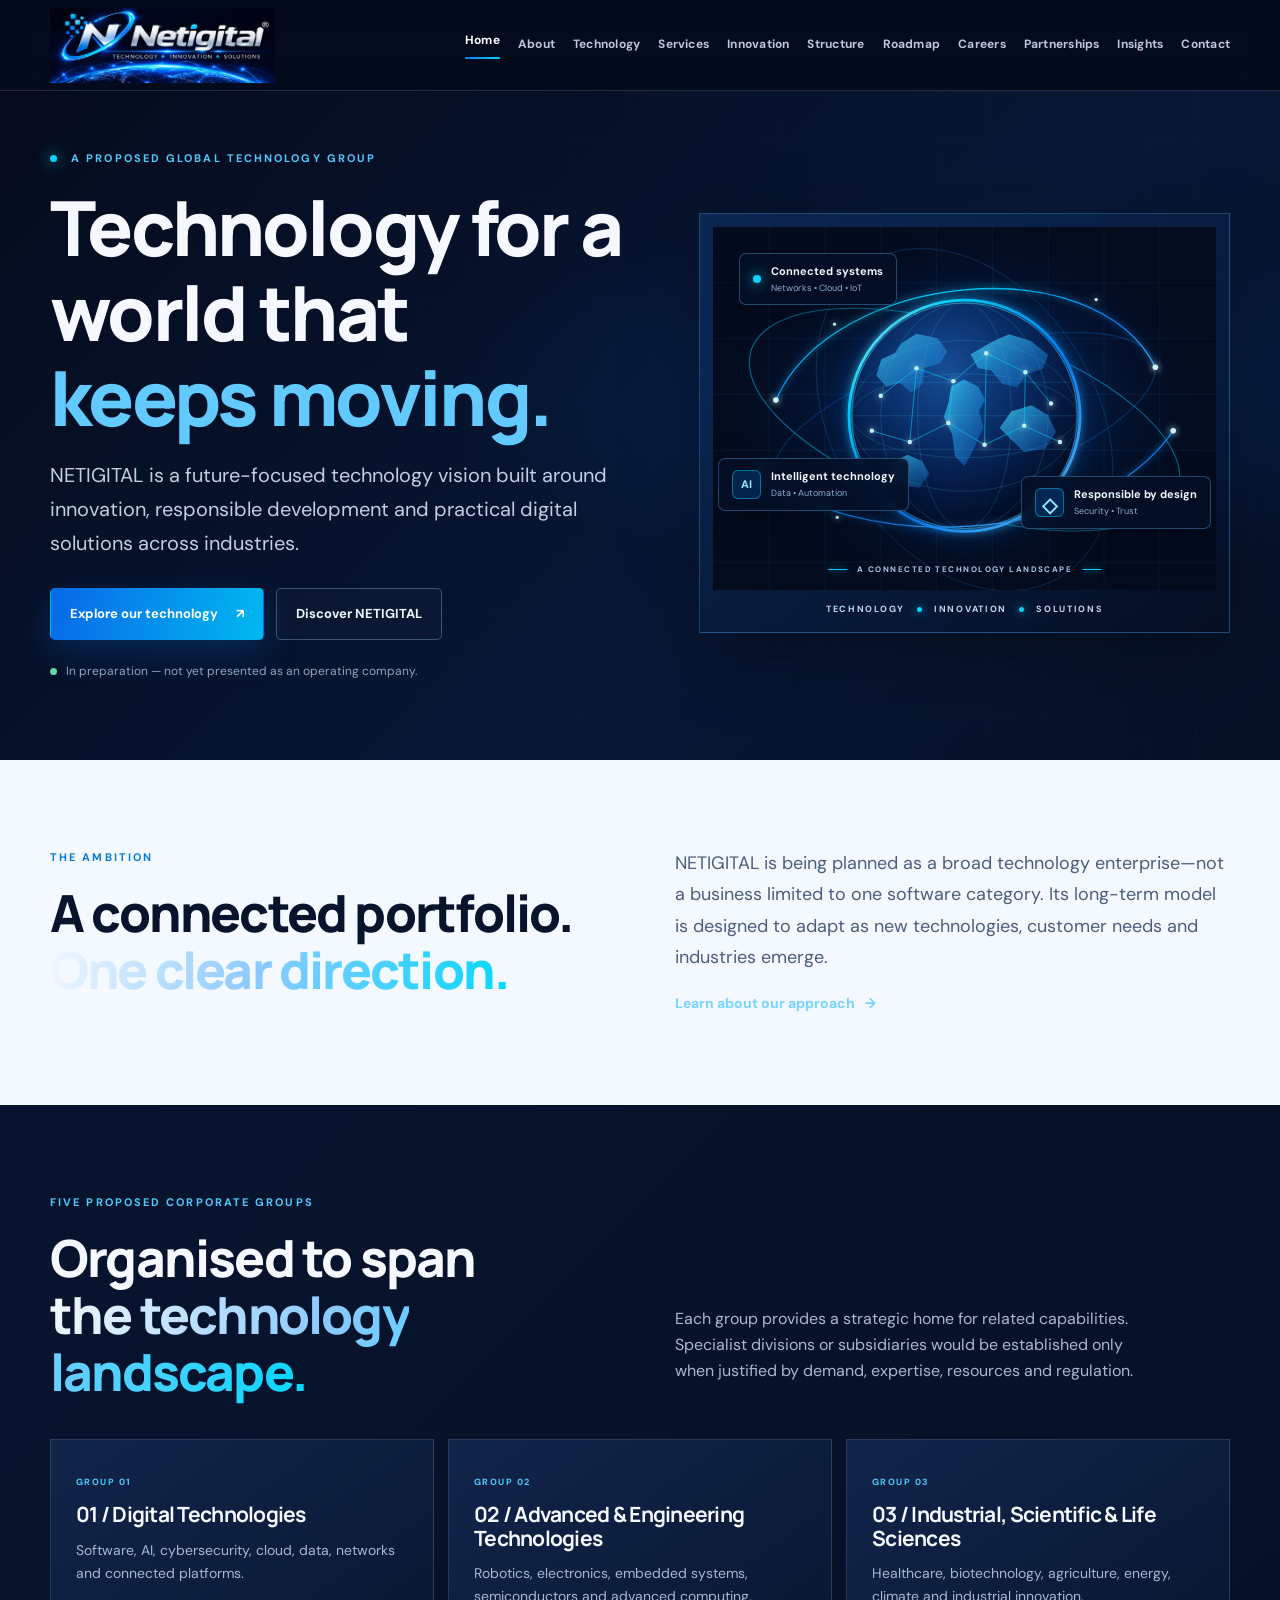
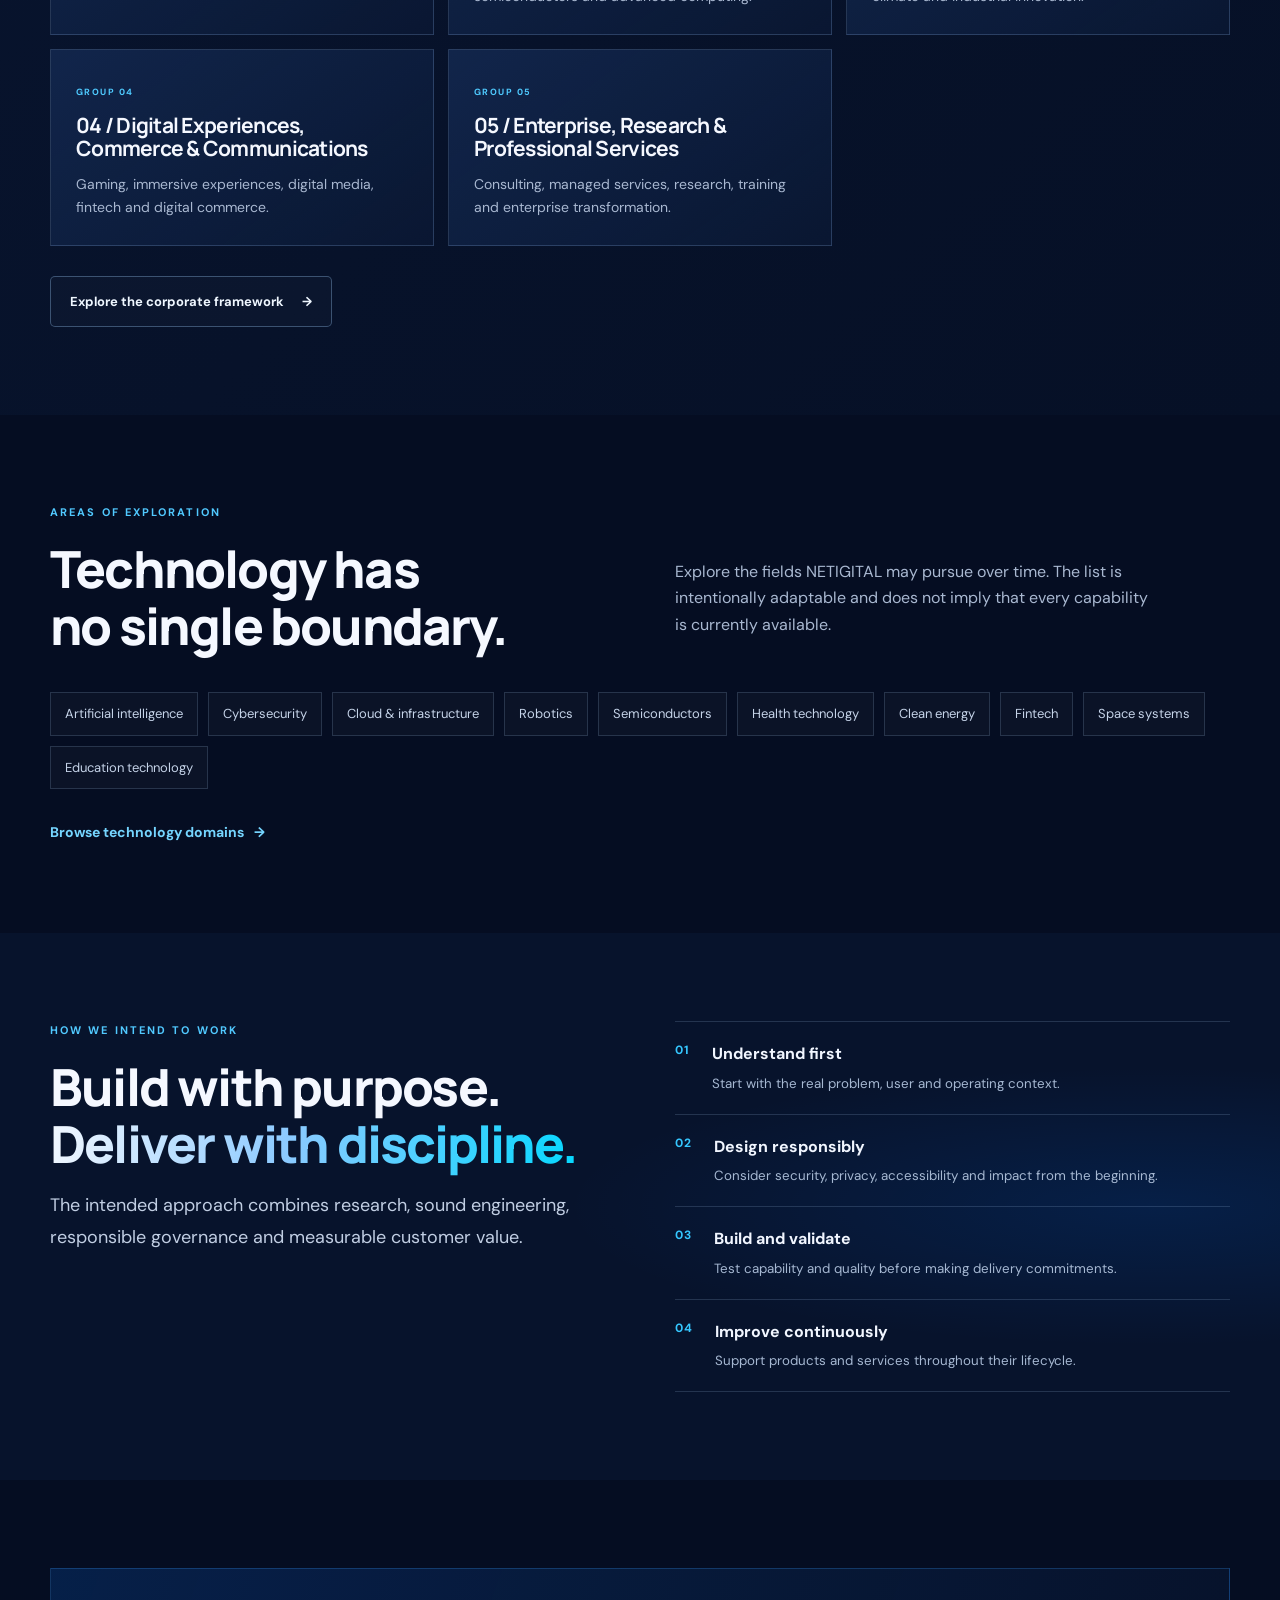
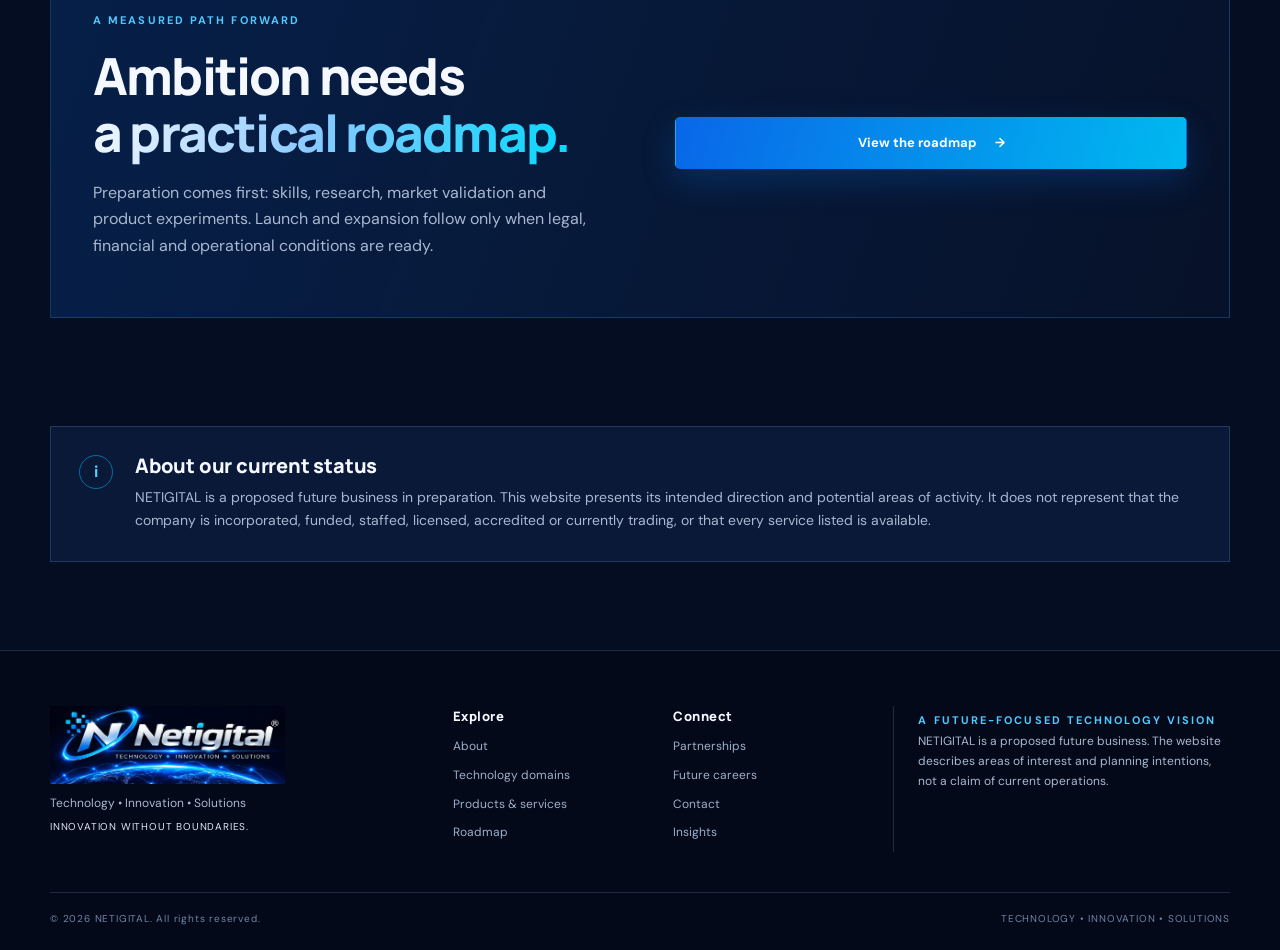
<file: index.html>
<!doctype html>
<html lang="en"><head><meta charset="utf-8"><meta name="viewport" content="width=device-width, initial-scale=1">
<title>Global Technology, Innovation &amp; Digital Solutions | NETIGITAL</title><meta name="description" content="Explore NETIGITAL, a proposed future technology group spanning digital, advanced, industrial, creative and enterprise technology."><meta name="theme-color" content="#050d22">
<meta property="og:type" content="website"><meta property="og:title" content="Global Technology, Innovation &amp; Digital Solutions | NETIGITAL"><meta property="og:description" content="Explore NETIGITAL, a proposed future technology group spanning digital, advanced, industrial, creative and enterprise technology."><meta property="og:image" content="https://olaoluwa456.github.io/Netigit/assets/netigital-main-logo.jpg"><meta property="og:url" content="https://olaoluwa456.github.io/Netigit/"><link rel="canonical" href="https://olaoluwa456.github.io/Netigit/">
<link rel="icon" href="assets/favicon.svg" type="image/svg+xml"><link rel="stylesheet" href="assets/styles.css"><script src="assets/site.js" defer></script></head>
<body><a class="skip-link" href="#main">Skip to content</a>
<header class="site-header"><div class="container header-inner">
  <a class="brand" href="index.html" aria-label="NETIGITAL home"><img src="assets/netigital-main-logo.jpg" alt="NETIGITAL — Technology, Innovation, Solutions"></a>
  <button class="menu-toggle" type="button" aria-expanded="false" aria-controls="primary-nav" aria-label="Open navigation"><span></span><span></span><span></span></button>
  <nav id="primary-nav" class="primary-nav" aria-label="Main navigation"><a class="nav-link active" href="index.html" aria-current="page">Home</a><a class="nav-link" href="about.html">About</a><a class="nav-link" href="technology.html">Technology</a><a class="nav-link" href="services.html">Services</a><a class="nav-link" href="innovation.html">Innovation</a><a class="nav-link" href="structure.html">Structure</a><a class="nav-link" href="roadmap.html">Roadmap</a><a class="nav-link" href="careers.html">Careers</a><a class="nav-link" href="partnerships.html">Partnerships</a><a class="nav-link" href="insights.html">Insights</a><a class="nav-link" href="contact.html">Contact</a></nav>
</div></header><main id="main"><section class="home-hero"><div class="container home-hero-grid"><div class="home-copy"><p class="eyebrow"><span class="pulse-dot"></span> A proposed global technology group</p><h1>Technology for a world that <span>keeps moving.</span></h1><p class="hero-lead">NETIGITAL is a future-focused technology vision built around innovation, responsible development and practical digital solutions across industries.</p><div class="hero-actions"><a class="button button-primary" href="technology.html">Explore our technology <span>↗</span></a><a class="button button-ghost" href="about.html">Discover NETIGITAL</a></div><p class="status-note"><span class="status-mark"></span> In preparation — not yet presented as an operating company.</p></div><div class="hero-visual" aria-label="NETIGITAL technology vision illustration">
  <div class="network-visual">
    <img src="assets/global-network-visual.svg" alt="Illustration of a luminous digital Earth with global network connections" width="900" height="650">
    <div class="network-badge badge-top"><span class="badge-dot"></span><span><strong>Connected systems</strong><small>Networks • Cloud • IoT</small></span></div>
    <div class="network-badge badge-left"><span class="badge-icon">AI</span><span><strong>Intelligent technology</strong><small>Data • Automation</small></span></div>
    <div class="network-badge badge-right"><span class="badge-icon shield-icon">◇</span><span><strong>Responsible by design</strong><small>Security • Trust</small></span></div>
    <div class="network-baseline"><span></span> A CONNECTED TECHNOLOGY LANDSCAPE <span></span></div>
  </div>
  <div class="visual-caption"><span>TECHNOLOGY</span><i></i><span>INNOVATION</span><i></i><span>SOLUTIONS</span></div>
</div></div><div class="hero-grid-lines" aria-hidden="true"></div></section>
<section class="section section-intro"><div class="container intro-grid"><div><p class="eyebrow">The ambition</p><h2>A connected portfolio.<br><span class="text-gradient">One clear direction.</span></h2></div><div><p class="section-lead">NETIGITAL is being planned as a broad technology enterprise—not a business limited to one software category. Its long-term model is designed to adapt as new technologies, customer needs and industries emerge.</p><a class="text-link" href="about.html">Learn about our approach <span>→</span></a></div></div></section>
<section class="section section-dark"><div class="container"><div class="section-heading"><div><p class="eyebrow">Five proposed corporate groups</p><h2>Organised to span<br><span class="text-gradient">the technology landscape.</span></h2></div><p>Each group provides a strategic home for related capabilities. Specialist divisions or subsidiaries would be established only when justified by demand, expertise, resources and regulation.</p></div><div class="group-grid">
<article class="feature-card"><span class="card-tag">GROUP 01</span><h3>01 / Digital Technologies</h3><p>Software, AI, cybersecurity, cloud, data, networks and connected platforms.</p></article><article class="feature-card"><span class="card-tag">GROUP 02</span><h3>02 / Advanced & Engineering Technologies</h3><p>Robotics, electronics, embedded systems, semiconductors and advanced computing.</p></article><article class="feature-card"><span class="card-tag">GROUP 03</span><h3>03 / Industrial, Scientific & Life Sciences</h3><p>Healthcare, biotechnology, agriculture, energy, climate and industrial innovation.</p></article><article class="feature-card"><span class="card-tag">GROUP 04</span><h3>04 / Digital Experiences, Commerce & Communications</h3><p>Gaming, immersive experiences, digital media, fintech and digital commerce.</p></article><article class="feature-card"><span class="card-tag">GROUP 05</span><h3>05 / Enterprise, Research & Professional Services</h3><p>Consulting, managed services, research, training and enterprise transformation.</p></article></div><div class="section-link-row"><a class="button button-outline" href="structure.html">Explore the corporate framework <span>→</span></a></div></div></section>
<section class="section"><div class="container"><div class="section-heading"><div><p class="eyebrow">Areas of exploration</p><h2>Technology has<br>no single boundary.</h2></div><p>Explore the fields NETIGITAL may pursue over time. The list is intentionally adaptable and does not imply that every capability is currently available.</p></div><div class="domain-strip"><span>Artificial intelligence</span><span>Cybersecurity</span><span>Cloud &amp; infrastructure</span><span>Robotics</span><span>Semiconductors</span><span>Health technology</span><span>Clean energy</span><span>Fintech</span><span>Space systems</span><span>Education technology</span></div><div class="section-link-row"><a class="text-link" href="technology.html">Browse technology domains <span>→</span></a></div></div></section>
<section class="section section-blueprint"><div class="container blueprint-grid"><div><p class="eyebrow">How we intend to work</p><h2>Build with purpose.<br><span class="text-gradient">Deliver with discipline.</span></h2><p class="section-lead">The intended approach combines research, sound engineering, responsible governance and measurable customer value.</p></div><div class="principle-list"><div><b>01</b><span><strong>Understand first</strong><small>Start with the real problem, user and operating context.</small></span></div><div><b>02</b><span><strong>Design responsibly</strong><small>Consider security, privacy, accessibility and impact from the beginning.</small></span></div><div><b>03</b><span><strong>Build and validate</strong><small>Test capability and quality before making delivery commitments.</small></span></div><div><b>04</b><span><strong>Improve continuously</strong><small>Support products and services throughout their lifecycle.</small></span></div></div></div></section>
<section class="section section-roadmap"><div class="container roadmap-callout"><div><p class="eyebrow">A measured path forward</p><h2>Ambition needs<br><span class="text-gradient">a practical roadmap.</span></h2><p>Preparation comes first: skills, research, market validation and product experiments. Launch and expansion follow only when legal, financial and operational conditions are ready.</p></div><a class="button button-primary" href="roadmap.html">View the roadmap <span>→</span></a></div></section>
<section class="section disclaimer-section"><div class="container disclaimer-box"><div class="disclaimer-icon">i</div><div><h2>About our current status</h2><p>NETIGITAL is a proposed future business in preparation. This website presents its intended direction and potential areas of activity. It does not represent that the company is incorporated, funded, staffed, licensed, accredited or currently trading, or that every service listed is available.</p></div></div></section></main><footer class="site-footer"><div class="container footer-grid">
  <div class="footer-brand"><a href="index.html"><img src="assets/netigital-main-logo.jpg" alt="NETIGITAL" loading="lazy"></a><p>Technology • Innovation • Solutions</p><p class="footer-motto">Innovation without boundaries.</p></div>
  <div><h2>Explore</h2><a href="about.html">About</a><a href="technology.html">Technology domains</a><a href="services.html">Products &amp; services</a><a href="roadmap.html">Roadmap</a></div>
  <div><h2>Connect</h2><a href="partnerships.html">Partnerships</a><a href="careers.html">Future careers</a><a href="contact.html">Contact</a><a href="insights.html">Insights</a></div>
  <div class="footer-note"><span class="eyebrow">A future-focused technology vision</span><p>NETIGITAL is a proposed future business. The website describes areas of interest and planning intentions, not a claim of current operations.</p></div>
</div><div class="container footer-bottom"><span>© <span data-year></span> NETIGITAL. All rights reserved.</span><span>TECHNOLOGY • INNOVATION • SOLUTIONS</span></div></footer></body></html>
</file>
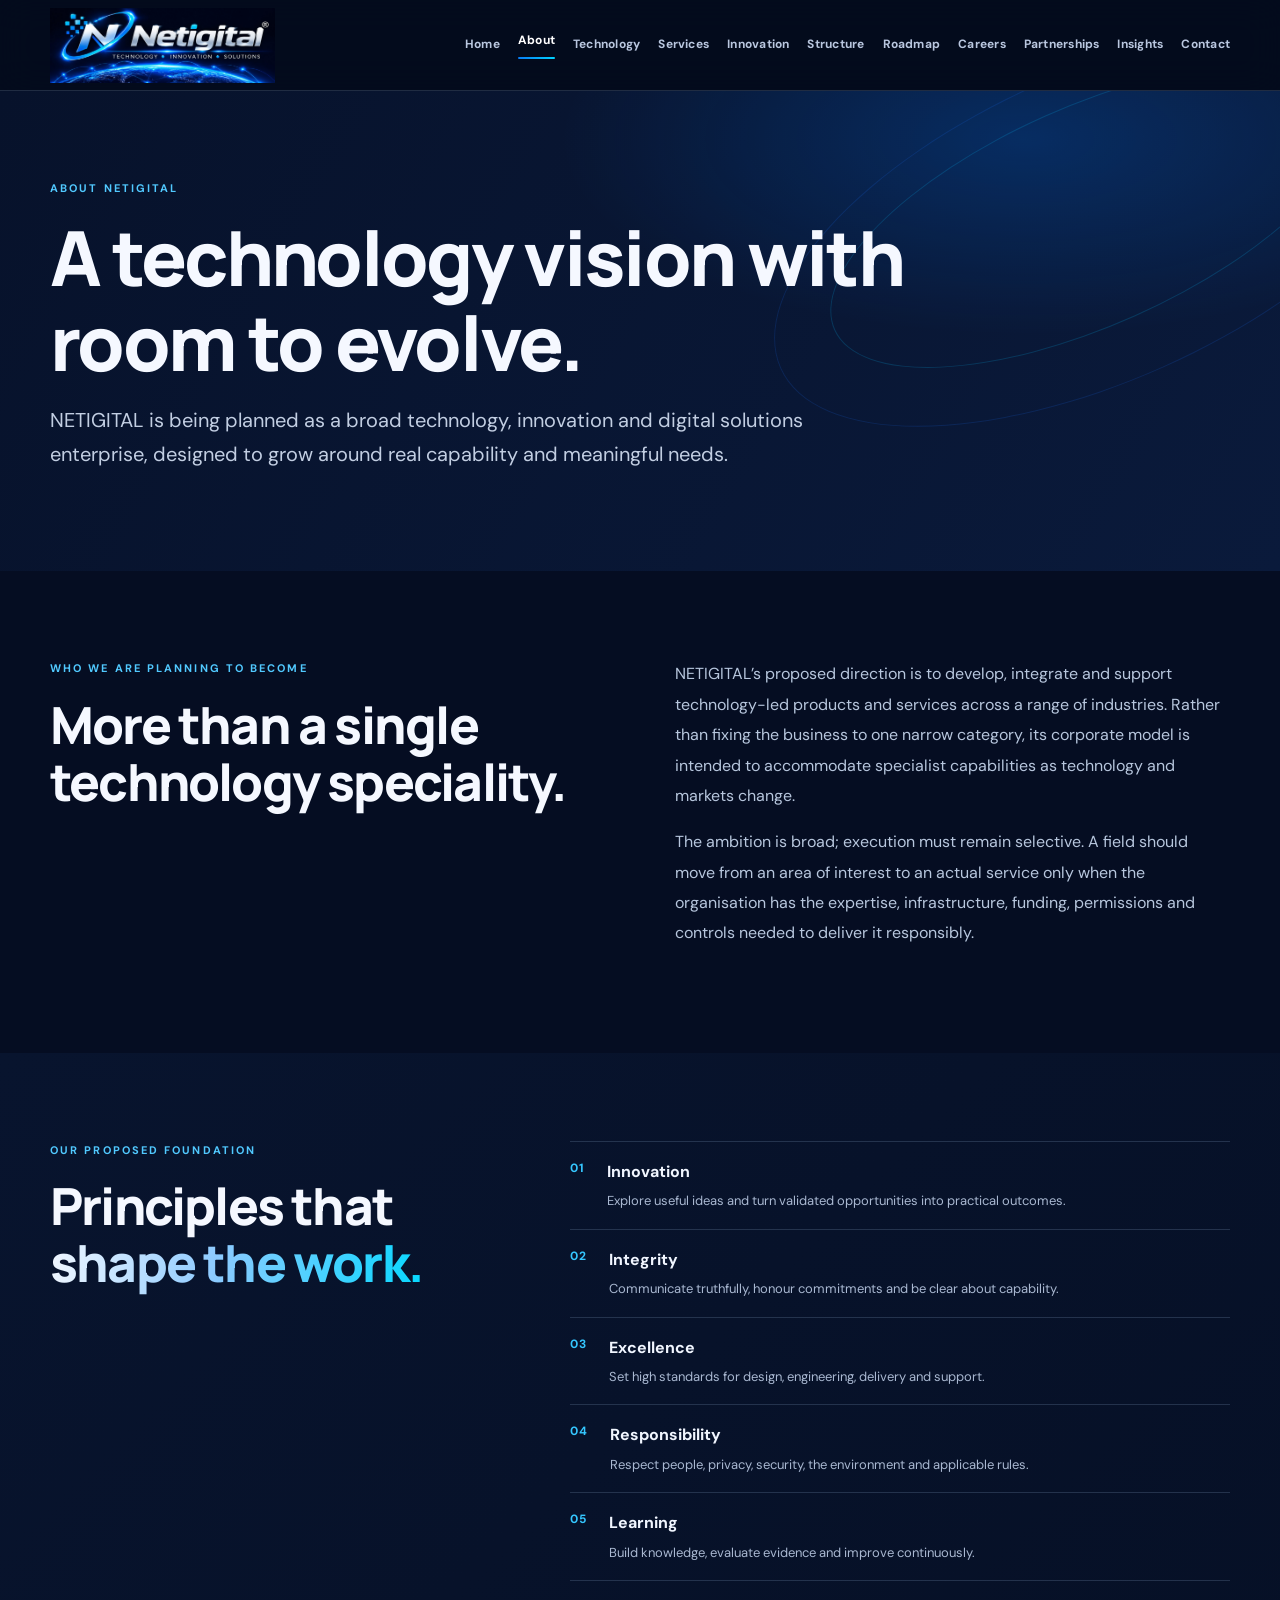
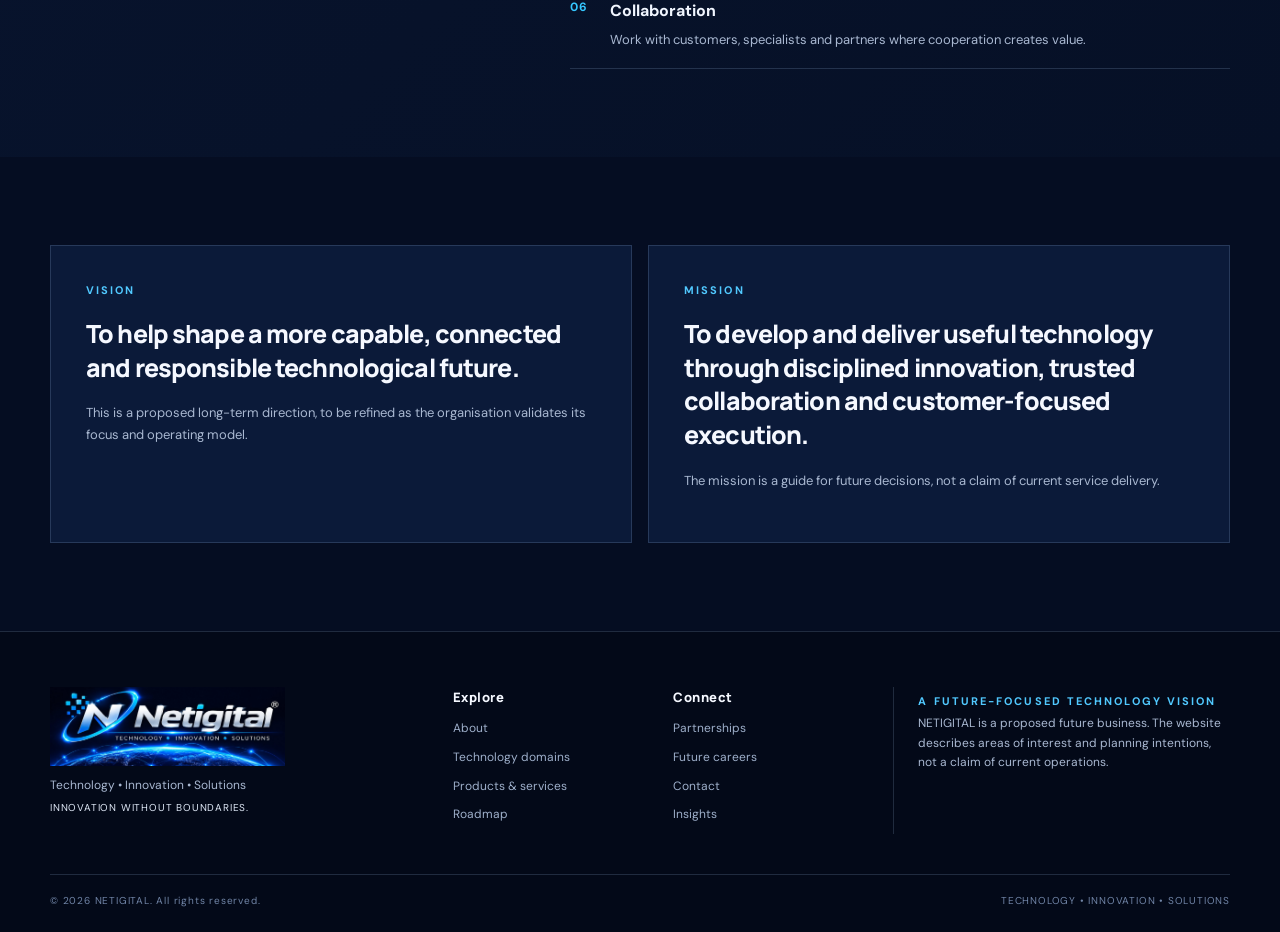
<file: about.html>
<!doctype html>
<html lang="en"><head><meta charset="utf-8"><meta name="viewport" content="width=device-width, initial-scale=1">
<title>About | NETIGITAL</title><meta name="description" content="Learn about NETIGITAL’s proposed corporate direction, vision, mission and values."><meta name="theme-color" content="#050d22">
<meta property="og:type" content="website"><meta property="og:title" content="About | NETIGITAL"><meta property="og:description" content="Learn about NETIGITAL’s proposed corporate direction, vision, mission and values."><meta property="og:image" content="assets/netigital-main-logo.jpg">
<link rel="icon" href="assets/favicon.svg" type="image/svg+xml"><link rel="stylesheet" href="assets/styles.css"><script src="assets/site.js" defer></script></head>
<body><a class="skip-link" href="#main">Skip to content</a>
<header class="site-header"><div class="container header-inner">
  <a class="brand" href="index.html" aria-label="NETIGITAL home"><img src="assets/netigital-main-logo.jpg" alt="NETIGITAL — Technology, Innovation, Solutions"></a>
  <button class="menu-toggle" type="button" aria-expanded="false" aria-controls="primary-nav" aria-label="Open navigation"><span></span><span></span><span></span></button>
  <nav id="primary-nav" class="primary-nav" aria-label="Main navigation"><a class="nav-link" href="index.html">Home</a><a class="nav-link active" href="about.html" aria-current="page">About</a><a class="nav-link" href="technology.html">Technology</a><a class="nav-link" href="services.html">Services</a><a class="nav-link" href="innovation.html">Innovation</a><a class="nav-link" href="structure.html">Structure</a><a class="nav-link" href="roadmap.html">Roadmap</a><a class="nav-link" href="careers.html">Careers</a><a class="nav-link" href="partnerships.html">Partnerships</a><a class="nav-link" href="insights.html">Insights</a><a class="nav-link" href="contact.html">Contact</a></nav>
</div></header><main id="main"><section class="page-hero"><div class="container"><p class="eyebrow">ABOUT NETIGITAL</p><h1>A technology vision with room to evolve.</h1><p class="hero-lead">NETIGITAL is being planned as a broad technology, innovation and digital solutions enterprise, designed to grow around real capability and meaningful needs.</p></div><div class="hero-orbit orbit-one"></div><div class="hero-orbit orbit-two"></div></section><section class="section"><div class="container two-col"><div><p class="eyebrow">Who we are planning to become</p><h2>More than a single technology speciality.</h2></div><div class="prose"><p>NETIGITAL’s proposed direction is to develop, integrate and support technology-led products and services across a range of industries. Rather than fixing the business to one narrow category, its corporate model is intended to accommodate specialist capabilities as technology and markets change.</p><p>The ambition is broad; execution must remain selective. A field should move from an area of interest to an actual service only when the organisation has the expertise, infrastructure, funding, permissions and controls needed to deliver it responsibly.</p></div></div></section>
<section class="section section-dark"><div class="container values-grid"><div><p class="eyebrow">Our proposed foundation</p><h2>Principles that<br><span class="text-gradient">shape the work.</span></h2></div><div class="values-list"><div><b>01</b><span><strong>Innovation</strong><p>Explore useful ideas and turn validated opportunities into practical outcomes.</p></span></div><div><b>02</b><span><strong>Integrity</strong><p>Communicate truthfully, honour commitments and be clear about capability.</p></span></div><div><b>03</b><span><strong>Excellence</strong><p>Set high standards for design, engineering, delivery and support.</p></span></div><div><b>04</b><span><strong>Responsibility</strong><p>Respect people, privacy, security, the environment and applicable rules.</p></span></div><div><b>05</b><span><strong>Learning</strong><p>Build knowledge, evaluate evidence and improve continuously.</p></span></div><div><b>06</b><span><strong>Collaboration</strong><p>Work with customers, specialists and partners where cooperation creates value.</p></span></div></div></div></section>
<section class="section"><div class="container statement-cards"><article><p class="eyebrow">Vision</p><h2>To help shape a more capable, connected and responsible technological future.</h2><p>This is a proposed long-term direction, to be refined as the organisation validates its focus and operating model.</p></article><article><p class="eyebrow">Mission</p><h2>To develop and deliver useful technology through disciplined innovation, trusted collaboration and customer-focused execution.</h2><p>The mission is a guide for future decisions, not a claim of current service delivery.</p></article></div></section></main><footer class="site-footer"><div class="container footer-grid">
  <div class="footer-brand"><a href="index.html"><img src="assets/netigital-main-logo.jpg" alt="NETIGITAL" loading="lazy"></a><p>Technology • Innovation • Solutions</p><p class="footer-motto">Innovation without boundaries.</p></div>
  <div><h2>Explore</h2><a href="about.html">About</a><a href="technology.html">Technology domains</a><a href="services.html">Products &amp; services</a><a href="roadmap.html">Roadmap</a></div>
  <div><h2>Connect</h2><a href="partnerships.html">Partnerships</a><a href="careers.html">Future careers</a><a href="contact.html">Contact</a><a href="insights.html">Insights</a></div>
  <div class="footer-note"><span class="eyebrow">A future-focused technology vision</span><p>NETIGITAL is a proposed future business. The website describes areas of interest and planning intentions, not a claim of current operations.</p></div>
</div><div class="container footer-bottom"><span>© <span data-year></span> NETIGITAL. All rights reserved.</span><span>TECHNOLOGY • INNOVATION • SOLUTIONS</span></div></footer></body></html>
</file>
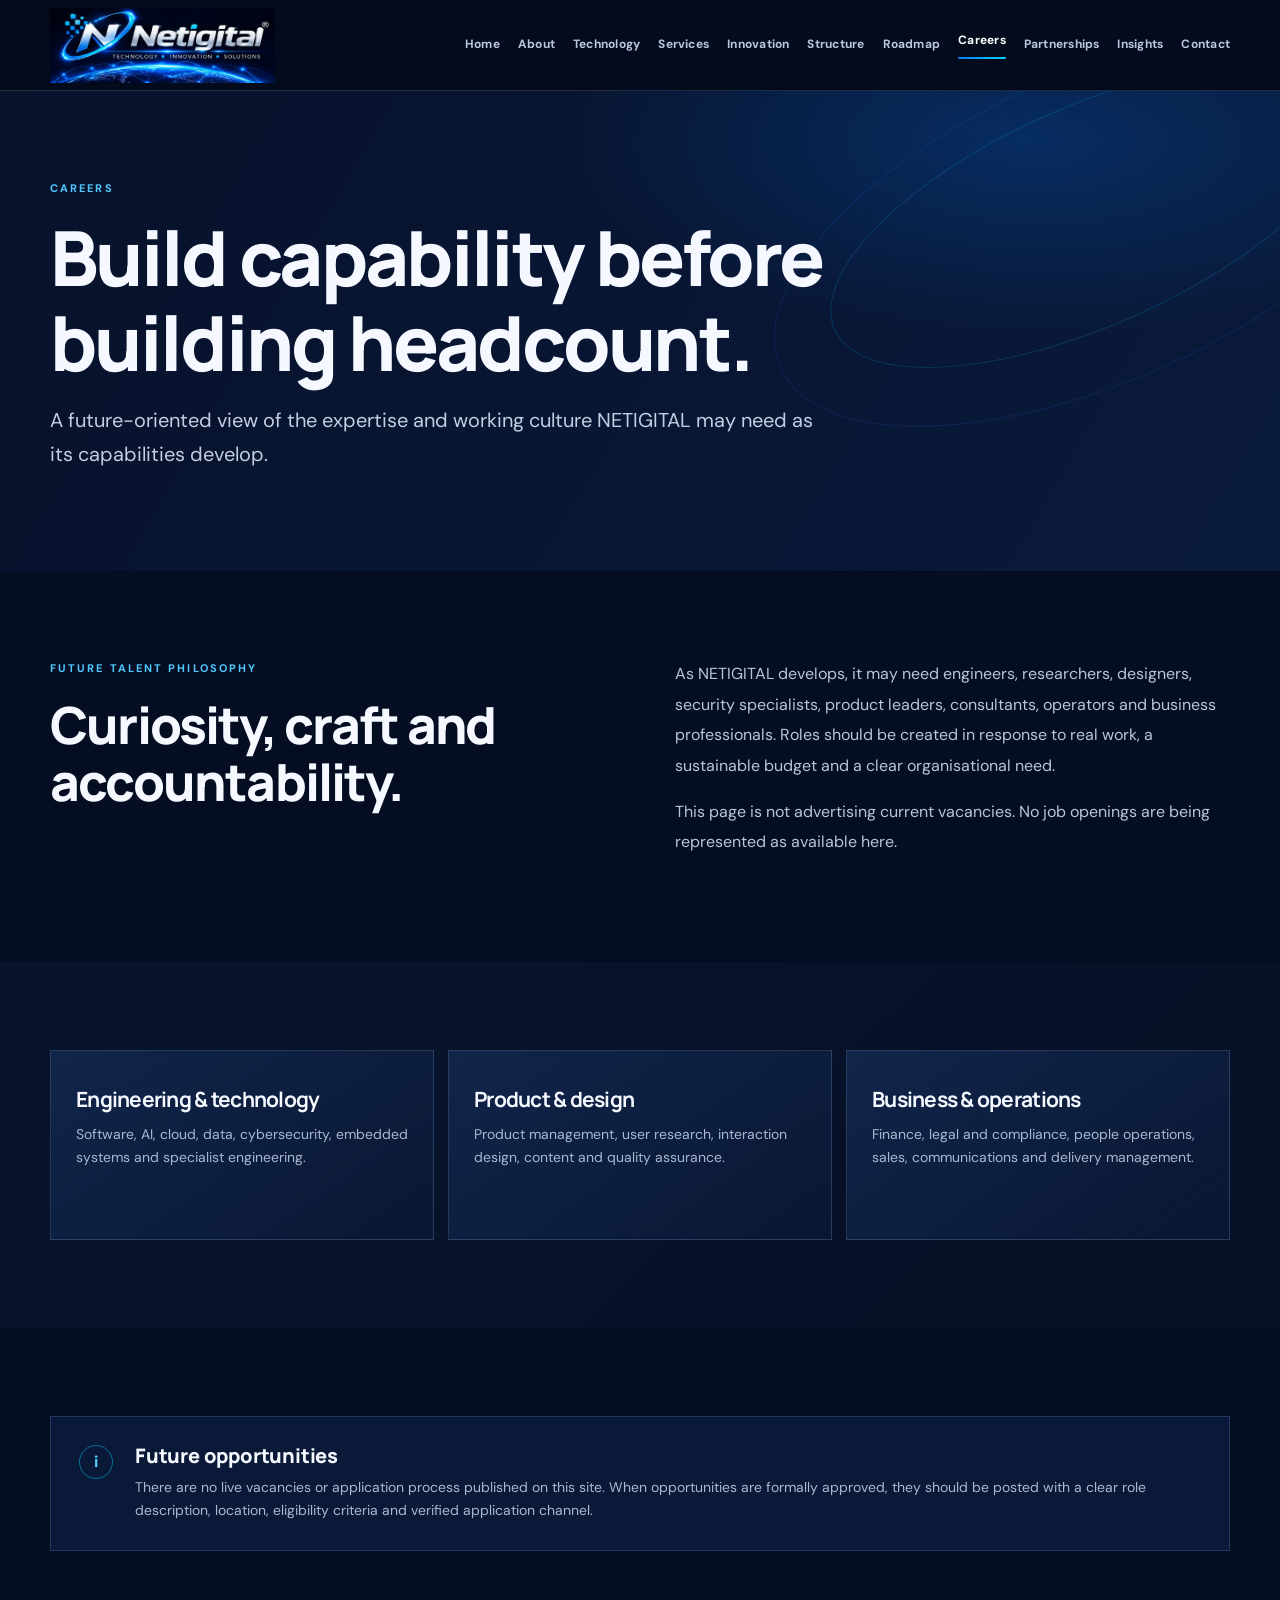
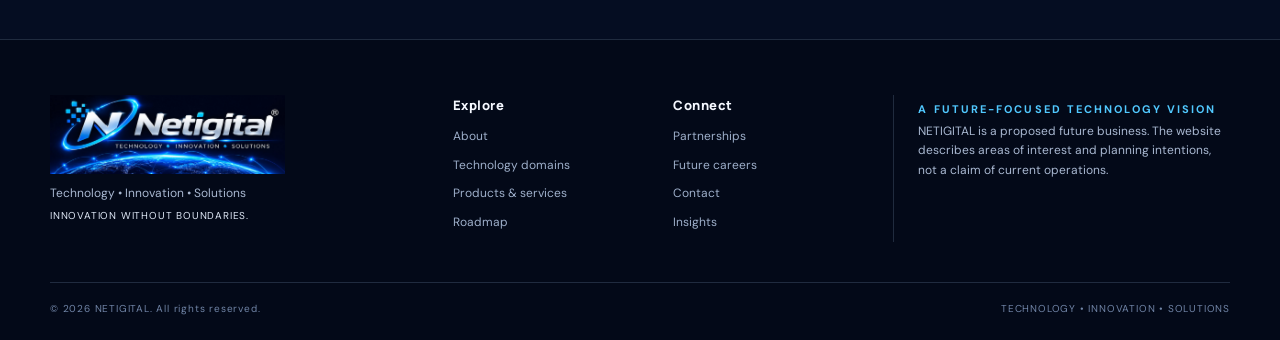
<file: careers.html>
<!doctype html>
<html lang="en"><head><meta charset="utf-8"><meta name="viewport" content="width=device-width, initial-scale=1">
<title>Careers | NETIGITAL</title><meta name="description" content="Explore the future talent areas NETIGITAL may need as the proposed business grows. No current vacancies are advertised."><meta name="theme-color" content="#050d22">
<meta property="og:type" content="website"><meta property="og:title" content="Careers | NETIGITAL"><meta property="og:description" content="Explore the future talent areas NETIGITAL may need as the proposed business grows. No current vacancies are advertised."><meta property="og:image" content="assets/netigital-main-logo.jpg">
<link rel="icon" href="assets/favicon.svg" type="image/svg+xml"><link rel="stylesheet" href="assets/styles.css"><script src="assets/site.js" defer></script></head>
<body><a class="skip-link" href="#main">Skip to content</a>
<header class="site-header"><div class="container header-inner">
  <a class="brand" href="index.html" aria-label="NETIGITAL home"><img src="assets/netigital-main-logo.jpg" alt="NETIGITAL — Technology, Innovation, Solutions"></a>
  <button class="menu-toggle" type="button" aria-expanded="false" aria-controls="primary-nav" aria-label="Open navigation"><span></span><span></span><span></span></button>
  <nav id="primary-nav" class="primary-nav" aria-label="Main navigation"><a class="nav-link" href="index.html">Home</a><a class="nav-link" href="about.html">About</a><a class="nav-link" href="technology.html">Technology</a><a class="nav-link" href="services.html">Services</a><a class="nav-link" href="innovation.html">Innovation</a><a class="nav-link" href="structure.html">Structure</a><a class="nav-link" href="roadmap.html">Roadmap</a><a class="nav-link active" href="careers.html" aria-current="page">Careers</a><a class="nav-link" href="partnerships.html">Partnerships</a><a class="nav-link" href="insights.html">Insights</a><a class="nav-link" href="contact.html">Contact</a></nav>
</div></header><main id="main"><section class="page-hero"><div class="container"><p class="eyebrow">CAREERS</p><h1>Build capability before building headcount.</h1><p class="hero-lead">A future-oriented view of the expertise and working culture NETIGITAL may need as its capabilities develop.</p></div><div class="hero-orbit orbit-one"></div><div class="hero-orbit orbit-two"></div></section><section class="section"><div class="container two-col"><div><p class="eyebrow">Future talent philosophy</p><h2>Curiosity, craft and accountability.</h2></div><div class="prose"><p>As NETIGITAL develops, it may need engineers, researchers, designers, security specialists, product leaders, consultants, operators and business professionals. Roles should be created in response to real work, a sustainable budget and a clear organisational need.</p><p>This page is not advertising current vacancies. No job openings are being represented as available here.</p></div></div></section><section class="section section-dark"><div class="container three-col"><article class="feature-card"><h3>Engineering & technology</h3><p>Software, AI, cloud, data, cybersecurity, embedded systems and specialist engineering.</p></article><article class="feature-card"><h3>Product & design</h3><p>Product management, user research, interaction design, content and quality assurance.</p></article><article class="feature-card"><h3>Business & operations</h3><p>Finance, legal and compliance, people operations, sales, communications and delivery management.</p></article></div></section><section class="section"><div class="container disclaimer-box"><div class="disclaimer-icon">i</div><div><h2>Future opportunities</h2><p>There are no live vacancies or application process published on this site. When opportunities are formally approved, they should be posted with a clear role description, location, eligibility criteria and verified application channel.</p></div></div></section></main><footer class="site-footer"><div class="container footer-grid">
  <div class="footer-brand"><a href="index.html"><img src="assets/netigital-main-logo.jpg" alt="NETIGITAL" loading="lazy"></a><p>Technology • Innovation • Solutions</p><p class="footer-motto">Innovation without boundaries.</p></div>
  <div><h2>Explore</h2><a href="about.html">About</a><a href="technology.html">Technology domains</a><a href="services.html">Products &amp; services</a><a href="roadmap.html">Roadmap</a></div>
  <div><h2>Connect</h2><a href="partnerships.html">Partnerships</a><a href="careers.html">Future careers</a><a href="contact.html">Contact</a><a href="insights.html">Insights</a></div>
  <div class="footer-note"><span class="eyebrow">A future-focused technology vision</span><p>NETIGITAL is a proposed future business. The website describes areas of interest and planning intentions, not a claim of current operations.</p></div>
</div><div class="container footer-bottom"><span>© <span data-year></span> NETIGITAL. All rights reserved.</span><span>TECHNOLOGY • INNOVATION • SOLUTIONS</span></div></footer></body></html>
</file>
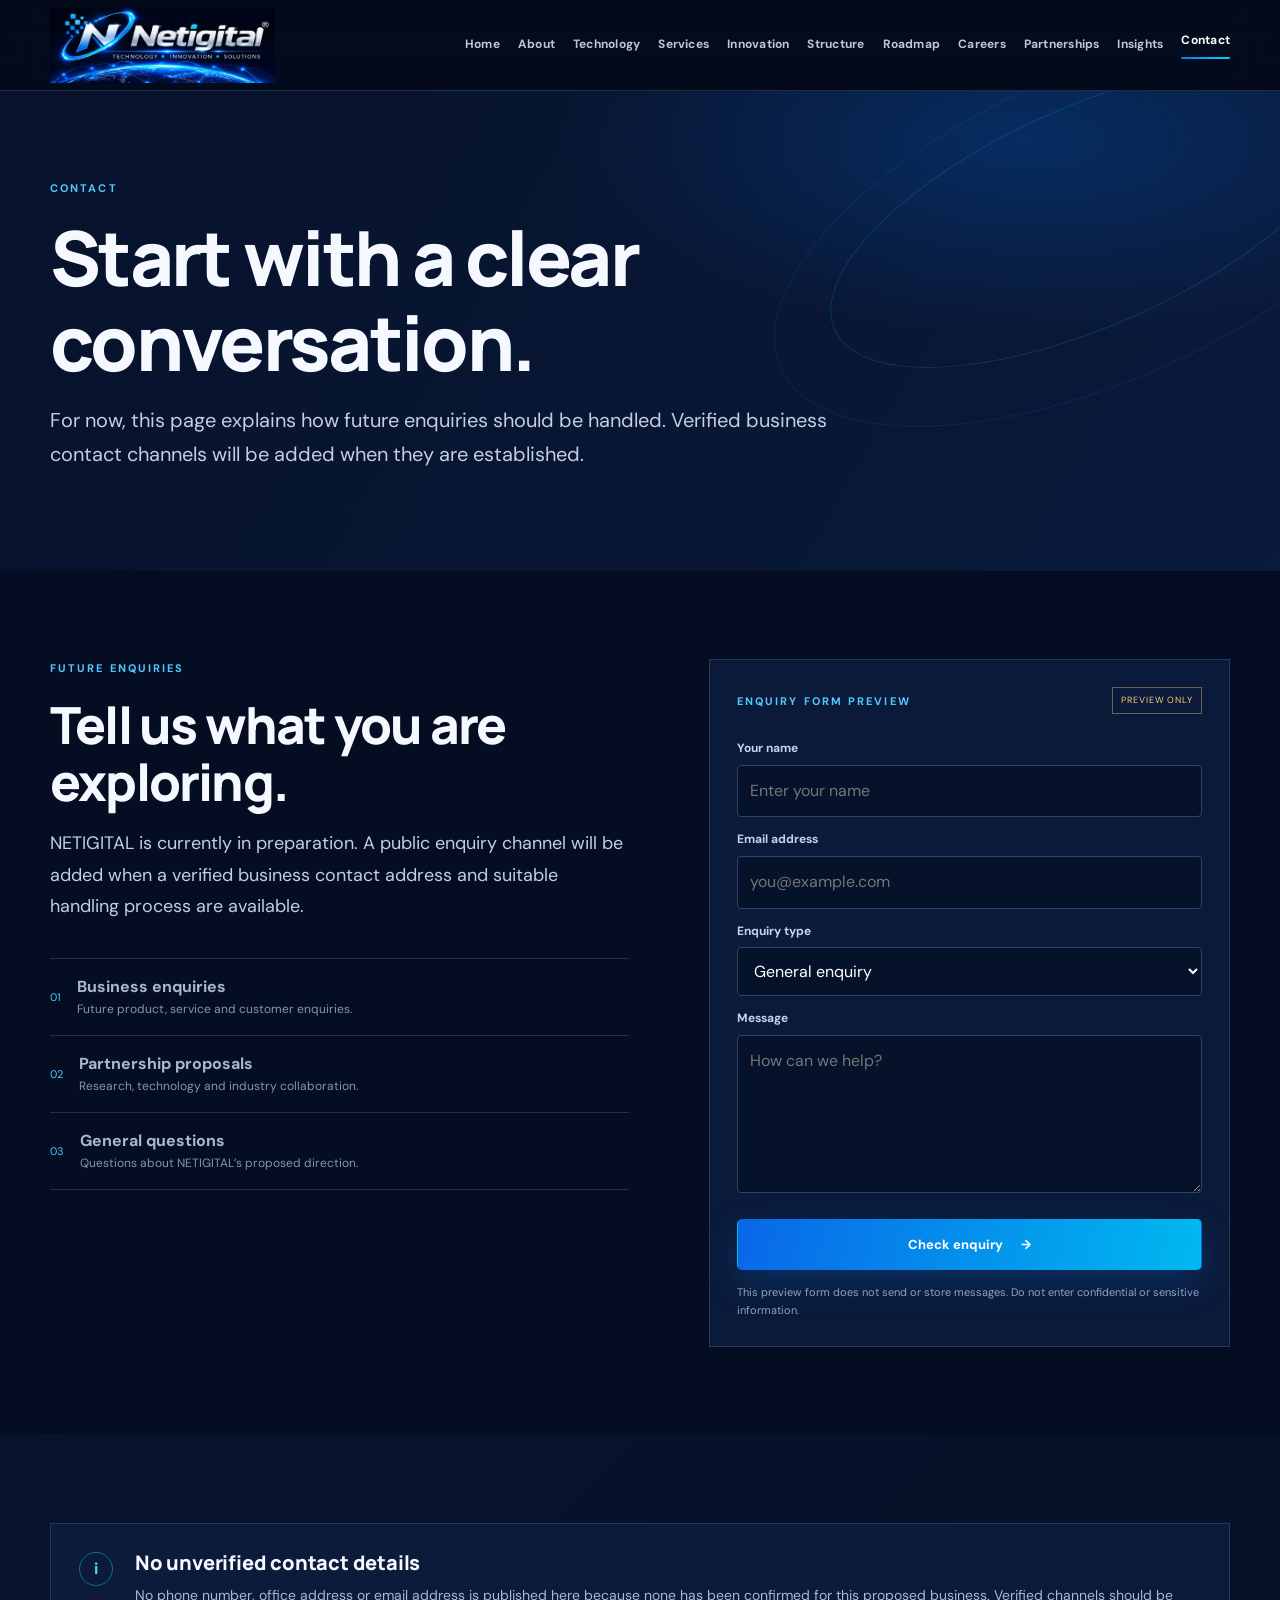
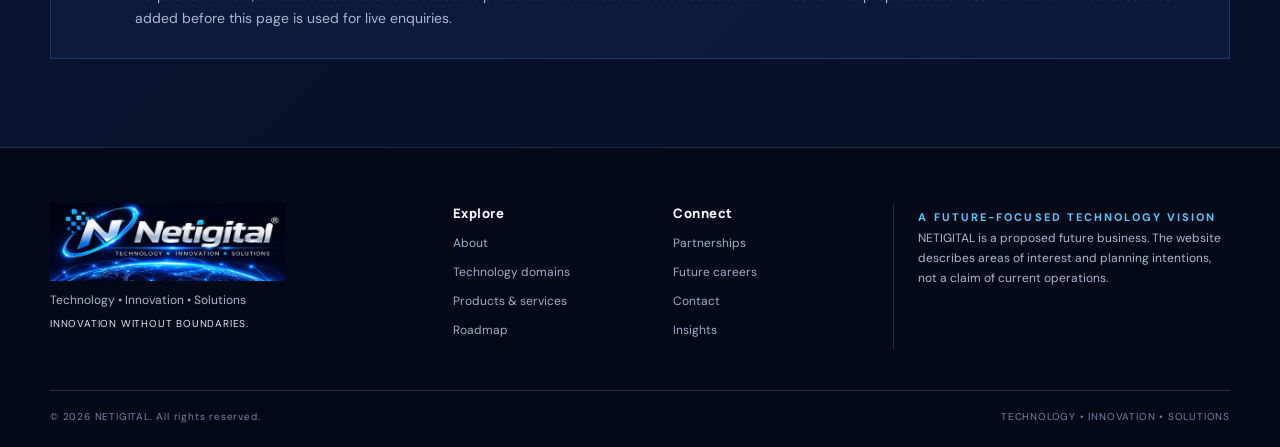
<file: contact.html>
<!doctype html>
<html lang="en"><head><meta charset="utf-8"><meta name="viewport" content="width=device-width, initial-scale=1">
<title>Contact | NETIGITAL</title><meta name="description" content="Learn how future enquiries to NETIGITAL will be handled. No live contact channel is currently published."><meta name="theme-color" content="#050d22">
<meta property="og:type" content="website"><meta property="og:title" content="Contact | NETIGITAL"><meta property="og:description" content="Learn how future enquiries to NETIGITAL will be handled. No live contact channel is currently published."><meta property="og:image" content="assets/netigital-main-logo.jpg">
<link rel="icon" href="assets/favicon.svg" type="image/svg+xml"><link rel="stylesheet" href="assets/styles.css"><script src="assets/site.js" defer></script></head>
<body><a class="skip-link" href="#main">Skip to content</a>
<header class="site-header"><div class="container header-inner">
  <a class="brand" href="index.html" aria-label="NETIGITAL home"><img src="assets/netigital-main-logo.jpg" alt="NETIGITAL — Technology, Innovation, Solutions"></a>
  <button class="menu-toggle" type="button" aria-expanded="false" aria-controls="primary-nav" aria-label="Open navigation"><span></span><span></span><span></span></button>
  <nav id="primary-nav" class="primary-nav" aria-label="Main navigation"><a class="nav-link" href="index.html">Home</a><a class="nav-link" href="about.html">About</a><a class="nav-link" href="technology.html">Technology</a><a class="nav-link" href="services.html">Services</a><a class="nav-link" href="innovation.html">Innovation</a><a class="nav-link" href="structure.html">Structure</a><a class="nav-link" href="roadmap.html">Roadmap</a><a class="nav-link" href="careers.html">Careers</a><a class="nav-link" href="partnerships.html">Partnerships</a><a class="nav-link" href="insights.html">Insights</a><a class="nav-link active" href="contact.html" aria-current="page">Contact</a></nav>
</div></header><main id="main"><section class="page-hero"><div class="container"><p class="eyebrow">CONTACT</p><h1>Start with a clear conversation.</h1><p class="hero-lead">For now, this page explains how future enquiries should be handled. Verified business contact channels will be added when they are established.</p></div><div class="hero-orbit orbit-one"></div><div class="hero-orbit orbit-two"></div></section><section class="section"><div class="container contact-layout"><div><p class="eyebrow">Future enquiries</p><h2>Tell us what you are exploring.</h2><p class="section-lead">NETIGITAL is currently in preparation. A public enquiry channel will be added when a verified business contact address and suitable handling process are available.</p><div class="contact-facts"><div><span>01</span><p><strong>Business enquiries</strong><small>Future product, service and customer enquiries.</small></p></div><div><span>02</span><p><strong>Partnership proposals</strong><small>Research, technology and industry collaboration.</small></p></div><div><span>03</span><p><strong>General questions</strong><small>Questions about NETIGITAL’s proposed direction.</small></p></div></div></div><div class="contact-panel"><div class="panel-top"><span class="eyebrow">Enquiry form preview</span><span class="preview-badge">PREVIEW ONLY</span></div><form id="contact-form" novalidate><label for="contact-name">Your name</label><input id="contact-name" name="name" type="text" autocomplete="name" required placeholder="Enter your name"><label for="contact-email">Email address</label><input id="contact-email" name="email" type="email" autocomplete="email" required placeholder="you@example.com"><label for="contact-topic">Enquiry type</label><select id="contact-topic" name="topic"><option>General enquiry</option><option>Technology or product idea</option><option>Potential partnership</option><option>Other</option></select><label for="contact-message">Message</label><textarea id="contact-message" name="message" rows="5" required placeholder="How can we help?"></textarea><button class="button button-primary form-button" type="submit">Check enquiry <span>→</span></button><p id="form-status" class="form-status" role="status" aria-live="polite">This preview form does not send or store messages. Do not enter confidential or sensitive information.</p></form></div></div></section><section class="section section-dark"><div class="container disclaimer-box"><div class="disclaimer-icon">i</div><div><h2>No unverified contact details</h2><p>No phone number, office address or email address is published here because none has been confirmed for this proposed business. Verified channels should be added before this page is used for live enquiries.</p></div></div></section></main><footer class="site-footer"><div class="container footer-grid">
  <div class="footer-brand"><a href="index.html"><img src="assets/netigital-main-logo.jpg" alt="NETIGITAL" loading="lazy"></a><p>Technology • Innovation • Solutions</p><p class="footer-motto">Innovation without boundaries.</p></div>
  <div><h2>Explore</h2><a href="about.html">About</a><a href="technology.html">Technology domains</a><a href="services.html">Products &amp; services</a><a href="roadmap.html">Roadmap</a></div>
  <div><h2>Connect</h2><a href="partnerships.html">Partnerships</a><a href="careers.html">Future careers</a><a href="contact.html">Contact</a><a href="insights.html">Insights</a></div>
  <div class="footer-note"><span class="eyebrow">A future-focused technology vision</span><p>NETIGITAL is a proposed future business. The website describes areas of interest and planning intentions, not a claim of current operations.</p></div>
</div><div class="container footer-bottom"><span>© <span data-year></span> NETIGITAL. All rights reserved.</span><span>TECHNOLOGY • INNOVATION • SOLUTIONS</span></div></footer></body></html>
</file>
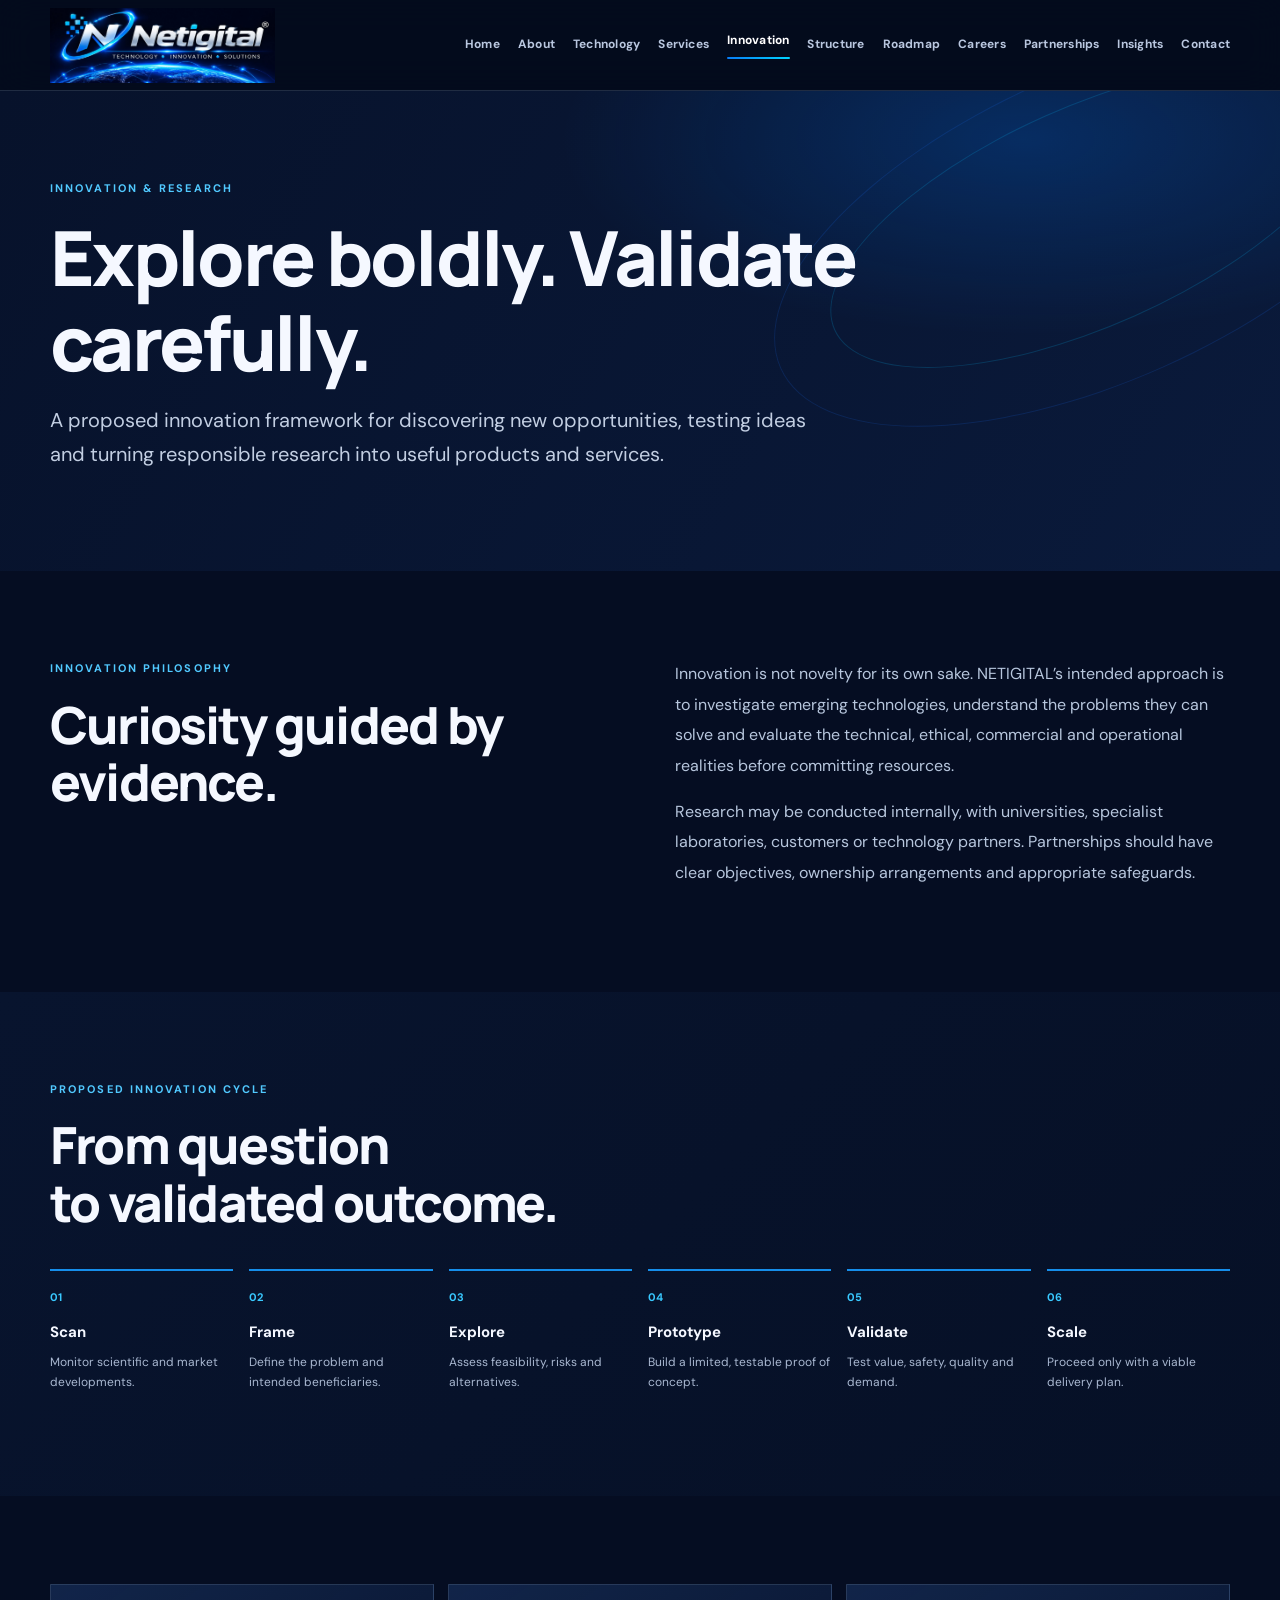
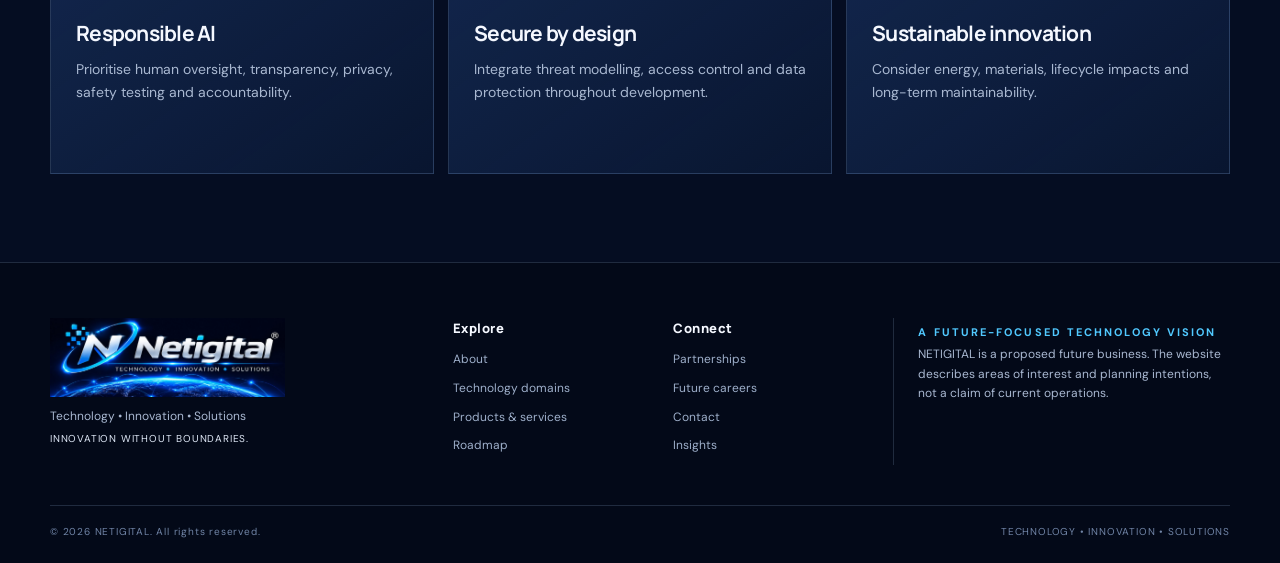
<file: innovation.html>
<!doctype html>
<html lang="en"><head><meta charset="utf-8"><meta name="viewport" content="width=device-width, initial-scale=1">
<title>Innovation &amp; Research | NETIGITAL</title><meta name="description" content="Learn about NETIGITAL’s proposed research and responsible innovation framework."><meta name="theme-color" content="#050d22">
<meta property="og:type" content="website"><meta property="og:title" content="Innovation &amp; Research | NETIGITAL"><meta property="og:description" content="Learn about NETIGITAL’s proposed research and responsible innovation framework."><meta property="og:image" content="assets/netigital-main-logo.jpg">
<link rel="icon" href="assets/favicon.svg" type="image/svg+xml"><link rel="stylesheet" href="assets/styles.css"><script src="assets/site.js" defer></script></head>
<body><a class="skip-link" href="#main">Skip to content</a>
<header class="site-header"><div class="container header-inner">
  <a class="brand" href="index.html" aria-label="NETIGITAL home"><img src="assets/netigital-main-logo.jpg" alt="NETIGITAL — Technology, Innovation, Solutions"></a>
  <button class="menu-toggle" type="button" aria-expanded="false" aria-controls="primary-nav" aria-label="Open navigation"><span></span><span></span><span></span></button>
  <nav id="primary-nav" class="primary-nav" aria-label="Main navigation"><a class="nav-link" href="index.html">Home</a><a class="nav-link" href="about.html">About</a><a class="nav-link" href="technology.html">Technology</a><a class="nav-link" href="services.html">Services</a><a class="nav-link active" href="innovation.html" aria-current="page">Innovation</a><a class="nav-link" href="structure.html">Structure</a><a class="nav-link" href="roadmap.html">Roadmap</a><a class="nav-link" href="careers.html">Careers</a><a class="nav-link" href="partnerships.html">Partnerships</a><a class="nav-link" href="insights.html">Insights</a><a class="nav-link" href="contact.html">Contact</a></nav>
</div></header><main id="main"><section class="page-hero"><div class="container"><p class="eyebrow">INNOVATION & RESEARCH</p><h1>Explore boldly. Validate carefully.</h1><p class="hero-lead">A proposed innovation framework for discovering new opportunities, testing ideas and turning responsible research into useful products and services.</p></div><div class="hero-orbit orbit-one"></div><div class="hero-orbit orbit-two"></div></section><section class="section"><div class="container two-col"><div><p class="eyebrow">Innovation philosophy</p><h2>Curiosity guided by evidence.</h2></div><div class="prose"><p>Innovation is not novelty for its own sake. NETIGITAL’s intended approach is to investigate emerging technologies, understand the problems they can solve and evaluate the technical, ethical, commercial and operational realities before committing resources.</p><p>Research may be conducted internally, with universities, specialist laboratories, customers or technology partners. Partnerships should have clear objectives, ownership arrangements and appropriate safeguards.</p></div></div></section>
<section class="section section-dark"><div class="container"><div class="section-heading"><div><p class="eyebrow">Proposed innovation cycle</p><h2>From question<br>to validated outcome.</h2></div></div><div class="process-line"><div><b>01</b><strong>Scan</strong><p>Monitor scientific and market developments.</p></div><div><b>02</b><strong>Frame</strong><p>Define the problem and intended beneficiaries.</p></div><div><b>03</b><strong>Explore</strong><p>Assess feasibility, risks and alternatives.</p></div><div><b>04</b><strong>Prototype</strong><p>Build a limited, testable proof of concept.</p></div><div><b>05</b><strong>Validate</strong><p>Test value, safety, quality and demand.</p></div><div><b>06</b><strong>Scale</strong><p>Proceed only with a viable delivery plan.</p></div></div></div></section>
<section class="section"><div class="container three-col"><article class="feature-card"><h3>Responsible AI</h3><p>Prioritise human oversight, transparency, privacy, safety testing and accountability.</p></article><article class="feature-card"><h3>Secure by design</h3><p>Integrate threat modelling, access control and data protection throughout development.</p></article><article class="feature-card"><h3>Sustainable innovation</h3><p>Consider energy, materials, lifecycle impacts and long-term maintainability.</p></article></div></section></main><footer class="site-footer"><div class="container footer-grid">
  <div class="footer-brand"><a href="index.html"><img src="assets/netigital-main-logo.jpg" alt="NETIGITAL" loading="lazy"></a><p>Technology • Innovation • Solutions</p><p class="footer-motto">Innovation without boundaries.</p></div>
  <div><h2>Explore</h2><a href="about.html">About</a><a href="technology.html">Technology domains</a><a href="services.html">Products &amp; services</a><a href="roadmap.html">Roadmap</a></div>
  <div><h2>Connect</h2><a href="partnerships.html">Partnerships</a><a href="careers.html">Future careers</a><a href="contact.html">Contact</a><a href="insights.html">Insights</a></div>
  <div class="footer-note"><span class="eyebrow">A future-focused technology vision</span><p>NETIGITAL is a proposed future business. The website describes areas of interest and planning intentions, not a claim of current operations.</p></div>
</div><div class="container footer-bottom"><span>© <span data-year></span> NETIGITAL. All rights reserved.</span><span>TECHNOLOGY • INNOVATION • SOLUTIONS</span></div></footer></body></html>
</file>
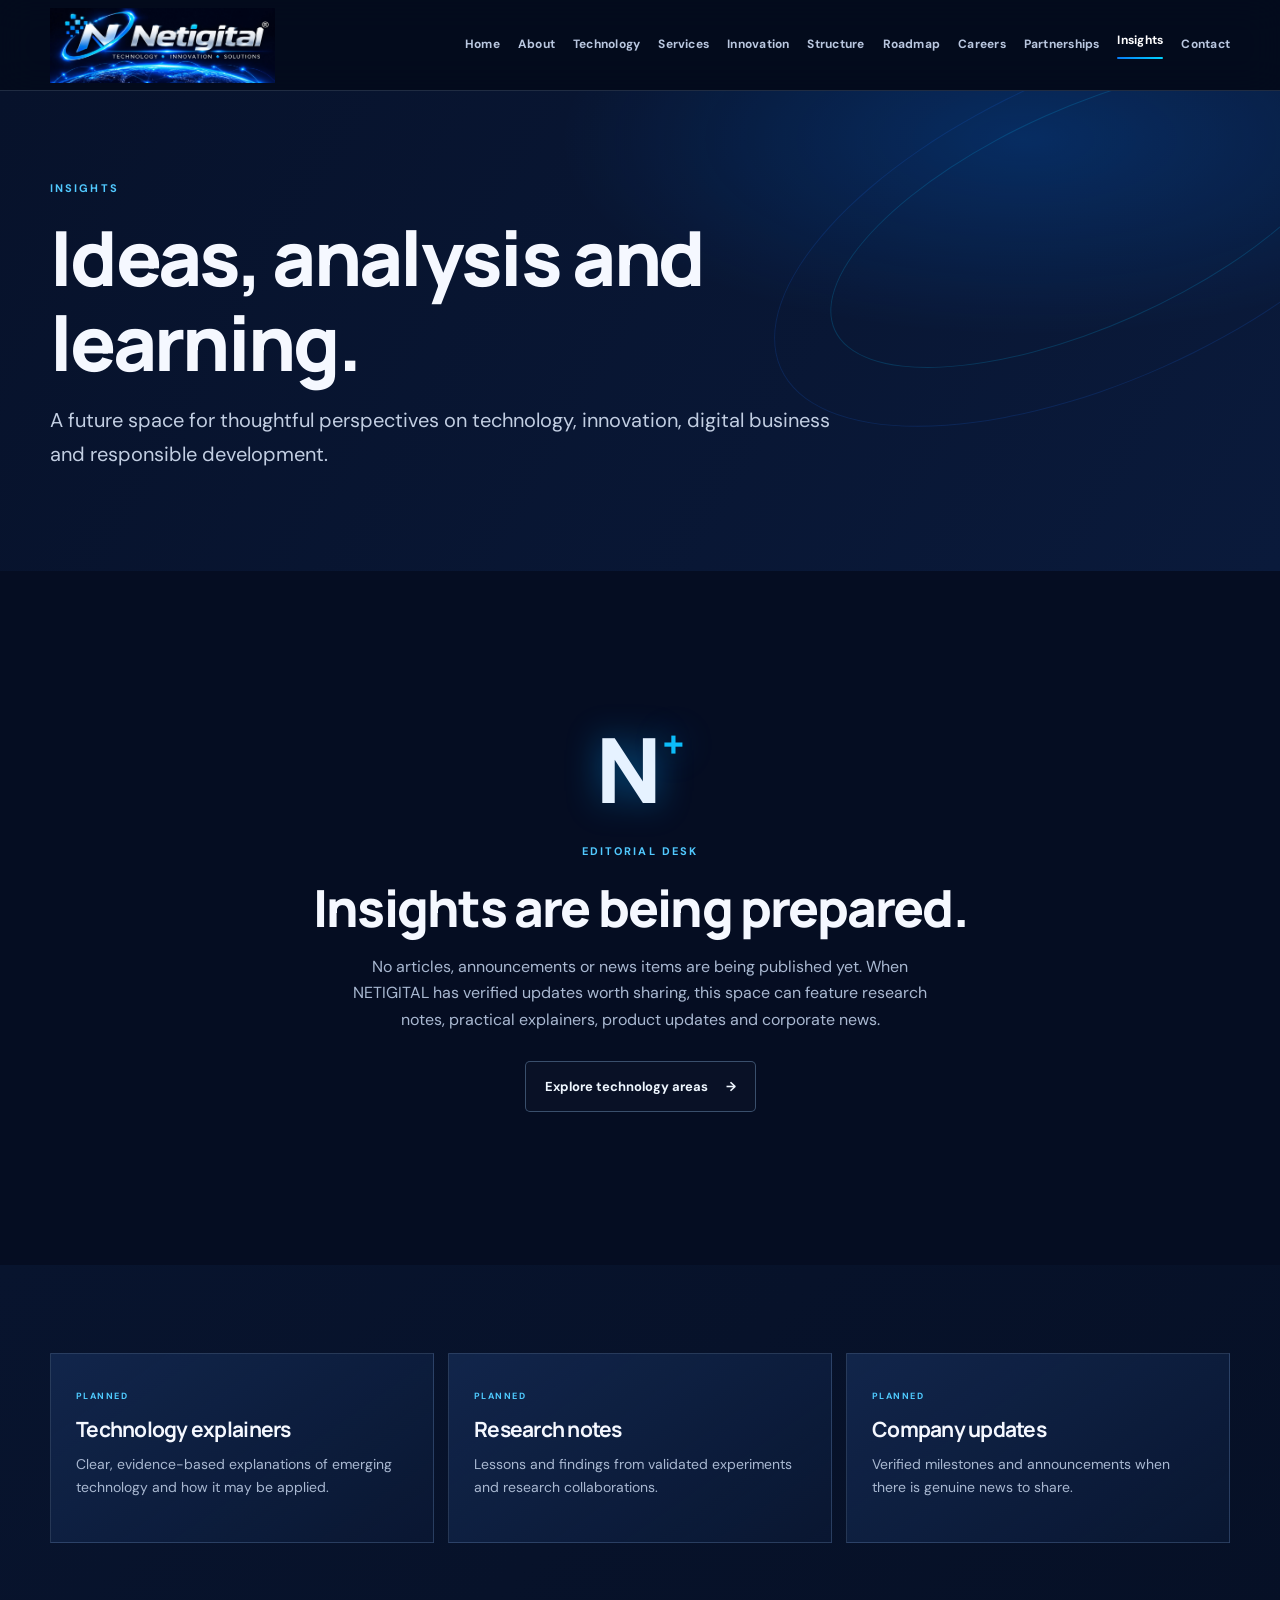
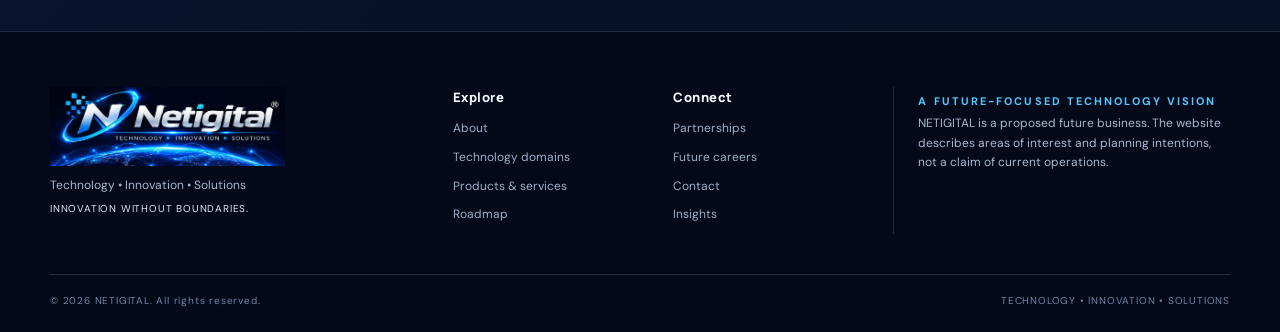
<file: insights.html>
<!doctype html>
<html lang="en"><head><meta charset="utf-8"><meta name="viewport" content="width=device-width, initial-scale=1">
<title>Insights &amp; News | NETIGITAL</title><meta name="description" content="A future editorial home for NETIGITAL technology insights and verified company updates."><meta name="theme-color" content="#050d22">
<meta property="og:type" content="website"><meta property="og:title" content="Insights &amp; News | NETIGITAL"><meta property="og:description" content="A future editorial home for NETIGITAL technology insights and verified company updates."><meta property="og:image" content="assets/netigital-main-logo.jpg">
<link rel="icon" href="assets/favicon.svg" type="image/svg+xml"><link rel="stylesheet" href="assets/styles.css"><script src="assets/site.js" defer></script></head>
<body><a class="skip-link" href="#main">Skip to content</a>
<header class="site-header"><div class="container header-inner">
  <a class="brand" href="index.html" aria-label="NETIGITAL home"><img src="assets/netigital-main-logo.jpg" alt="NETIGITAL — Technology, Innovation, Solutions"></a>
  <button class="menu-toggle" type="button" aria-expanded="false" aria-controls="primary-nav" aria-label="Open navigation"><span></span><span></span><span></span></button>
  <nav id="primary-nav" class="primary-nav" aria-label="Main navigation"><a class="nav-link" href="index.html">Home</a><a class="nav-link" href="about.html">About</a><a class="nav-link" href="technology.html">Technology</a><a class="nav-link" href="services.html">Services</a><a class="nav-link" href="innovation.html">Innovation</a><a class="nav-link" href="structure.html">Structure</a><a class="nav-link" href="roadmap.html">Roadmap</a><a class="nav-link" href="careers.html">Careers</a><a class="nav-link" href="partnerships.html">Partnerships</a><a class="nav-link active" href="insights.html" aria-current="page">Insights</a><a class="nav-link" href="contact.html">Contact</a></nav>
</div></header><main id="main"><section class="page-hero"><div class="container"><p class="eyebrow">INSIGHTS</p><h1>Ideas, analysis and learning.</h1><p class="hero-lead">A future space for thoughtful perspectives on technology, innovation, digital business and responsible development.</p></div><div class="hero-orbit orbit-one"></div><div class="hero-orbit orbit-two"></div></section><section class="section"><div class="container"><div class="empty-editorial"><div class="editorial-symbol">N<span>+</span></div><p class="eyebrow">Editorial desk</p><h2>Insights are being prepared.</h2><p>No articles, announcements or news items are being published yet. When NETIGITAL has verified updates worth sharing, this space can feature research notes, practical explainers, product updates and corporate news.</p><a class="button button-outline" href="technology.html">Explore technology areas <span>→</span></a></div></div></section><section class="section section-dark"><div class="container three-col"><article class="feature-card"><span class="card-tag">PLANNED</span><h3>Technology explainers</h3><p>Clear, evidence-based explanations of emerging technology and how it may be applied.</p></article><article class="feature-card"><span class="card-tag">PLANNED</span><h3>Research notes</h3><p>Lessons and findings from validated experiments and research collaborations.</p></article><article class="feature-card"><span class="card-tag">PLANNED</span><h3>Company updates</h3><p>Verified milestones and announcements when there is genuine news to share.</p></article></div></section></main><footer class="site-footer"><div class="container footer-grid">
  <div class="footer-brand"><a href="index.html"><img src="assets/netigital-main-logo.jpg" alt="NETIGITAL" loading="lazy"></a><p>Technology • Innovation • Solutions</p><p class="footer-motto">Innovation without boundaries.</p></div>
  <div><h2>Explore</h2><a href="about.html">About</a><a href="technology.html">Technology domains</a><a href="services.html">Products &amp; services</a><a href="roadmap.html">Roadmap</a></div>
  <div><h2>Connect</h2><a href="partnerships.html">Partnerships</a><a href="careers.html">Future careers</a><a href="contact.html">Contact</a><a href="insights.html">Insights</a></div>
  <div class="footer-note"><span class="eyebrow">A future-focused technology vision</span><p>NETIGITAL is a proposed future business. The website describes areas of interest and planning intentions, not a claim of current operations.</p></div>
</div><div class="container footer-bottom"><span>© <span data-year></span> NETIGITAL. All rights reserved.</span><span>TECHNOLOGY • INNOVATION • SOLUTIONS</span></div></footer></body></html>
</file>
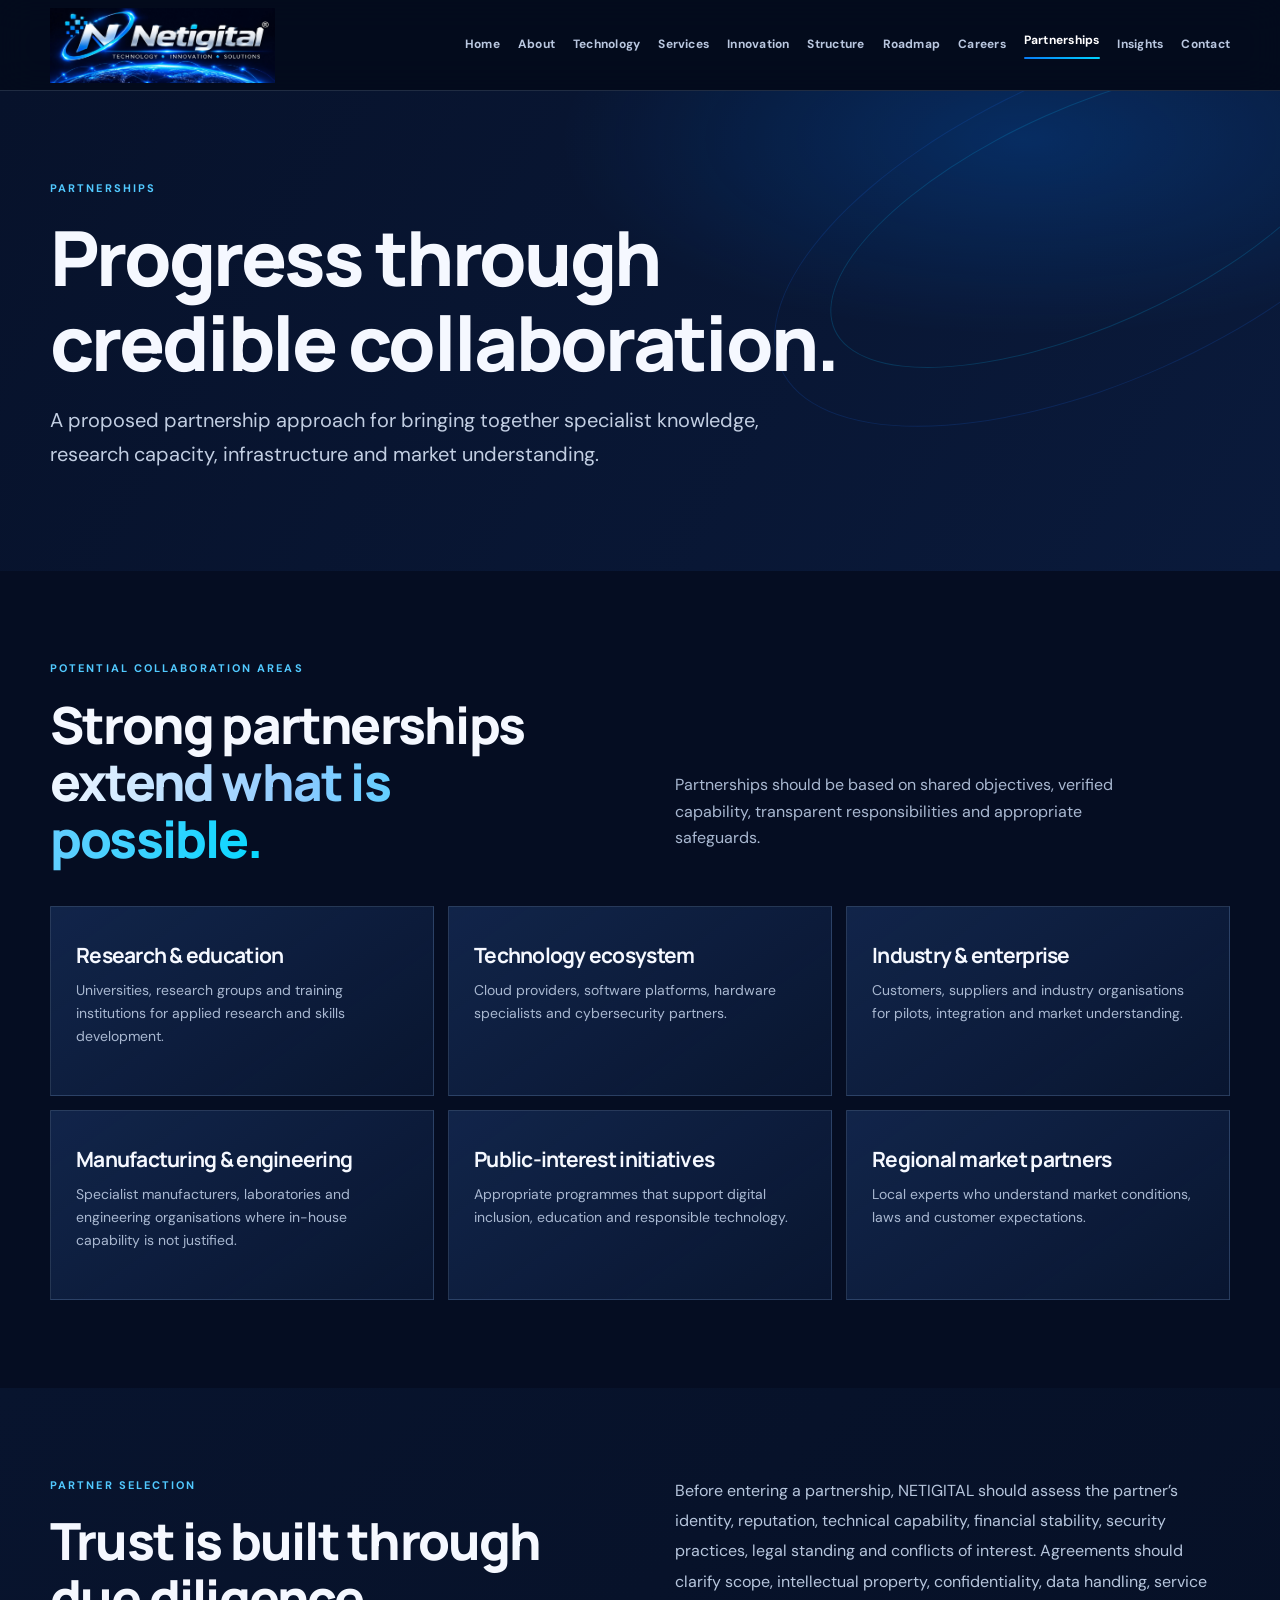
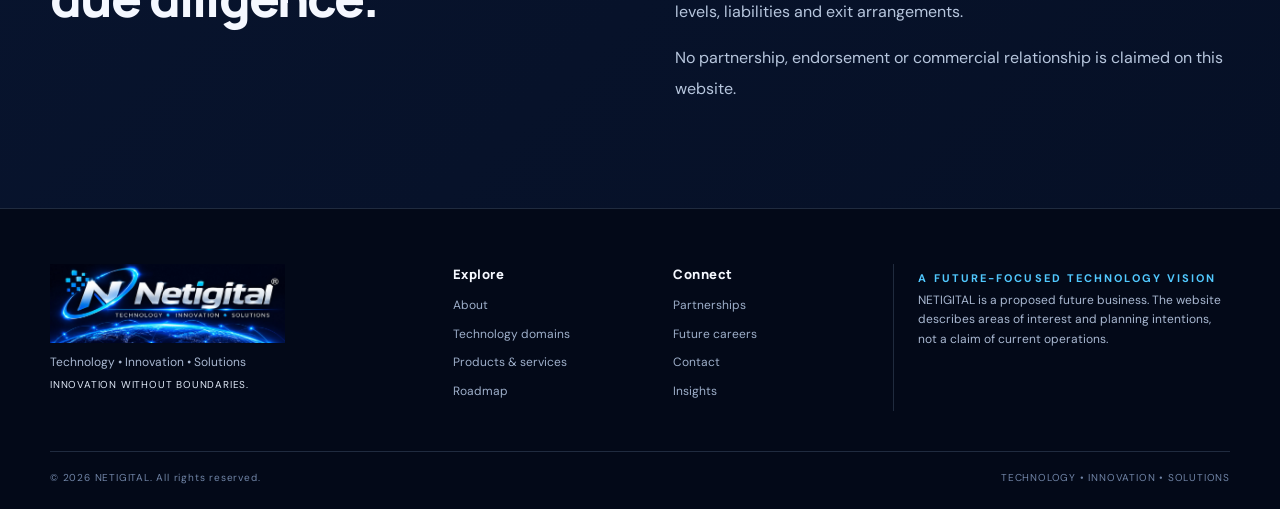
<file: partnerships.html>
<!doctype html>
<html lang="en"><head><meta charset="utf-8"><meta name="viewport" content="width=device-width, initial-scale=1">
<title>Partnerships | NETIGITAL</title><meta name="description" content="Discover NETIGITAL’s proposed approach to research, technology and industry partnerships."><meta name="theme-color" content="#050d22">
<meta property="og:type" content="website"><meta property="og:title" content="Partnerships | NETIGITAL"><meta property="og:description" content="Discover NETIGITAL’s proposed approach to research, technology and industry partnerships."><meta property="og:image" content="assets/netigital-main-logo.jpg">
<link rel="icon" href="assets/favicon.svg" type="image/svg+xml"><link rel="stylesheet" href="assets/styles.css"><script src="assets/site.js" defer></script></head>
<body><a class="skip-link" href="#main">Skip to content</a>
<header class="site-header"><div class="container header-inner">
  <a class="brand" href="index.html" aria-label="NETIGITAL home"><img src="assets/netigital-main-logo.jpg" alt="NETIGITAL — Technology, Innovation, Solutions"></a>
  <button class="menu-toggle" type="button" aria-expanded="false" aria-controls="primary-nav" aria-label="Open navigation"><span></span><span></span><span></span></button>
  <nav id="primary-nav" class="primary-nav" aria-label="Main navigation"><a class="nav-link" href="index.html">Home</a><a class="nav-link" href="about.html">About</a><a class="nav-link" href="technology.html">Technology</a><a class="nav-link" href="services.html">Services</a><a class="nav-link" href="innovation.html">Innovation</a><a class="nav-link" href="structure.html">Structure</a><a class="nav-link" href="roadmap.html">Roadmap</a><a class="nav-link" href="careers.html">Careers</a><a class="nav-link active" href="partnerships.html" aria-current="page">Partnerships</a><a class="nav-link" href="insights.html">Insights</a><a class="nav-link" href="contact.html">Contact</a></nav>
</div></header><main id="main"><section class="page-hero"><div class="container"><p class="eyebrow">PARTNERSHIPS</p><h1>Progress through credible collaboration.</h1><p class="hero-lead">A proposed partnership approach for bringing together specialist knowledge, research capacity, infrastructure and market understanding.</p></div><div class="hero-orbit orbit-one"></div><div class="hero-orbit orbit-two"></div></section><section class="section"><div class="container"><div class="section-heading"><div><p class="eyebrow">Potential collaboration areas</p><h2>Strong partnerships<br><span class="text-gradient">extend what is possible.</span></h2></div><p>Partnerships should be based on shared objectives, verified capability, transparent responsibilities and appropriate safeguards.</p></div><div class="three-col"><article class="feature-card"><h3>Research & education</h3><p>Universities, research groups and training institutions for applied research and skills development.</p></article><article class="feature-card"><h3>Technology ecosystem</h3><p>Cloud providers, software platforms, hardware specialists and cybersecurity partners.</p></article><article class="feature-card"><h3>Industry & enterprise</h3><p>Customers, suppliers and industry organisations for pilots, integration and market understanding.</p></article><article class="feature-card"><h3>Manufacturing & engineering</h3><p>Specialist manufacturers, laboratories and engineering organisations where in-house capability is not justified.</p></article><article class="feature-card"><h3>Public-interest initiatives</h3><p>Appropriate programmes that support digital inclusion, education and responsible technology.</p></article><article class="feature-card"><h3>Regional market partners</h3><p>Local experts who understand market conditions, laws and customer expectations.</p></article></div></div></section><section class="section section-dark"><div class="container two-col"><div><p class="eyebrow">Partner selection</p><h2>Trust is built through due diligence.</h2></div><div class="prose"><p>Before entering a partnership, NETIGITAL should assess the partner’s identity, reputation, technical capability, financial stability, security practices, legal standing and conflicts of interest. Agreements should clarify scope, intellectual property, confidentiality, data handling, service levels, liabilities and exit arrangements.</p><p>No partnership, endorsement or commercial relationship is claimed on this website.</p></div></div></section></main><footer class="site-footer"><div class="container footer-grid">
  <div class="footer-brand"><a href="index.html"><img src="assets/netigital-main-logo.jpg" alt="NETIGITAL" loading="lazy"></a><p>Technology • Innovation • Solutions</p><p class="footer-motto">Innovation without boundaries.</p></div>
  <div><h2>Explore</h2><a href="about.html">About</a><a href="technology.html">Technology domains</a><a href="services.html">Products &amp; services</a><a href="roadmap.html">Roadmap</a></div>
  <div><h2>Connect</h2><a href="partnerships.html">Partnerships</a><a href="careers.html">Future careers</a><a href="contact.html">Contact</a><a href="insights.html">Insights</a></div>
  <div class="footer-note"><span class="eyebrow">A future-focused technology vision</span><p>NETIGITAL is a proposed future business. The website describes areas of interest and planning intentions, not a claim of current operations.</p></div>
</div><div class="container footer-bottom"><span>© <span data-year></span> NETIGITAL. All rights reserved.</span><span>TECHNOLOGY • INNOVATION • SOLUTIONS</span></div></footer></body></html>
</file>
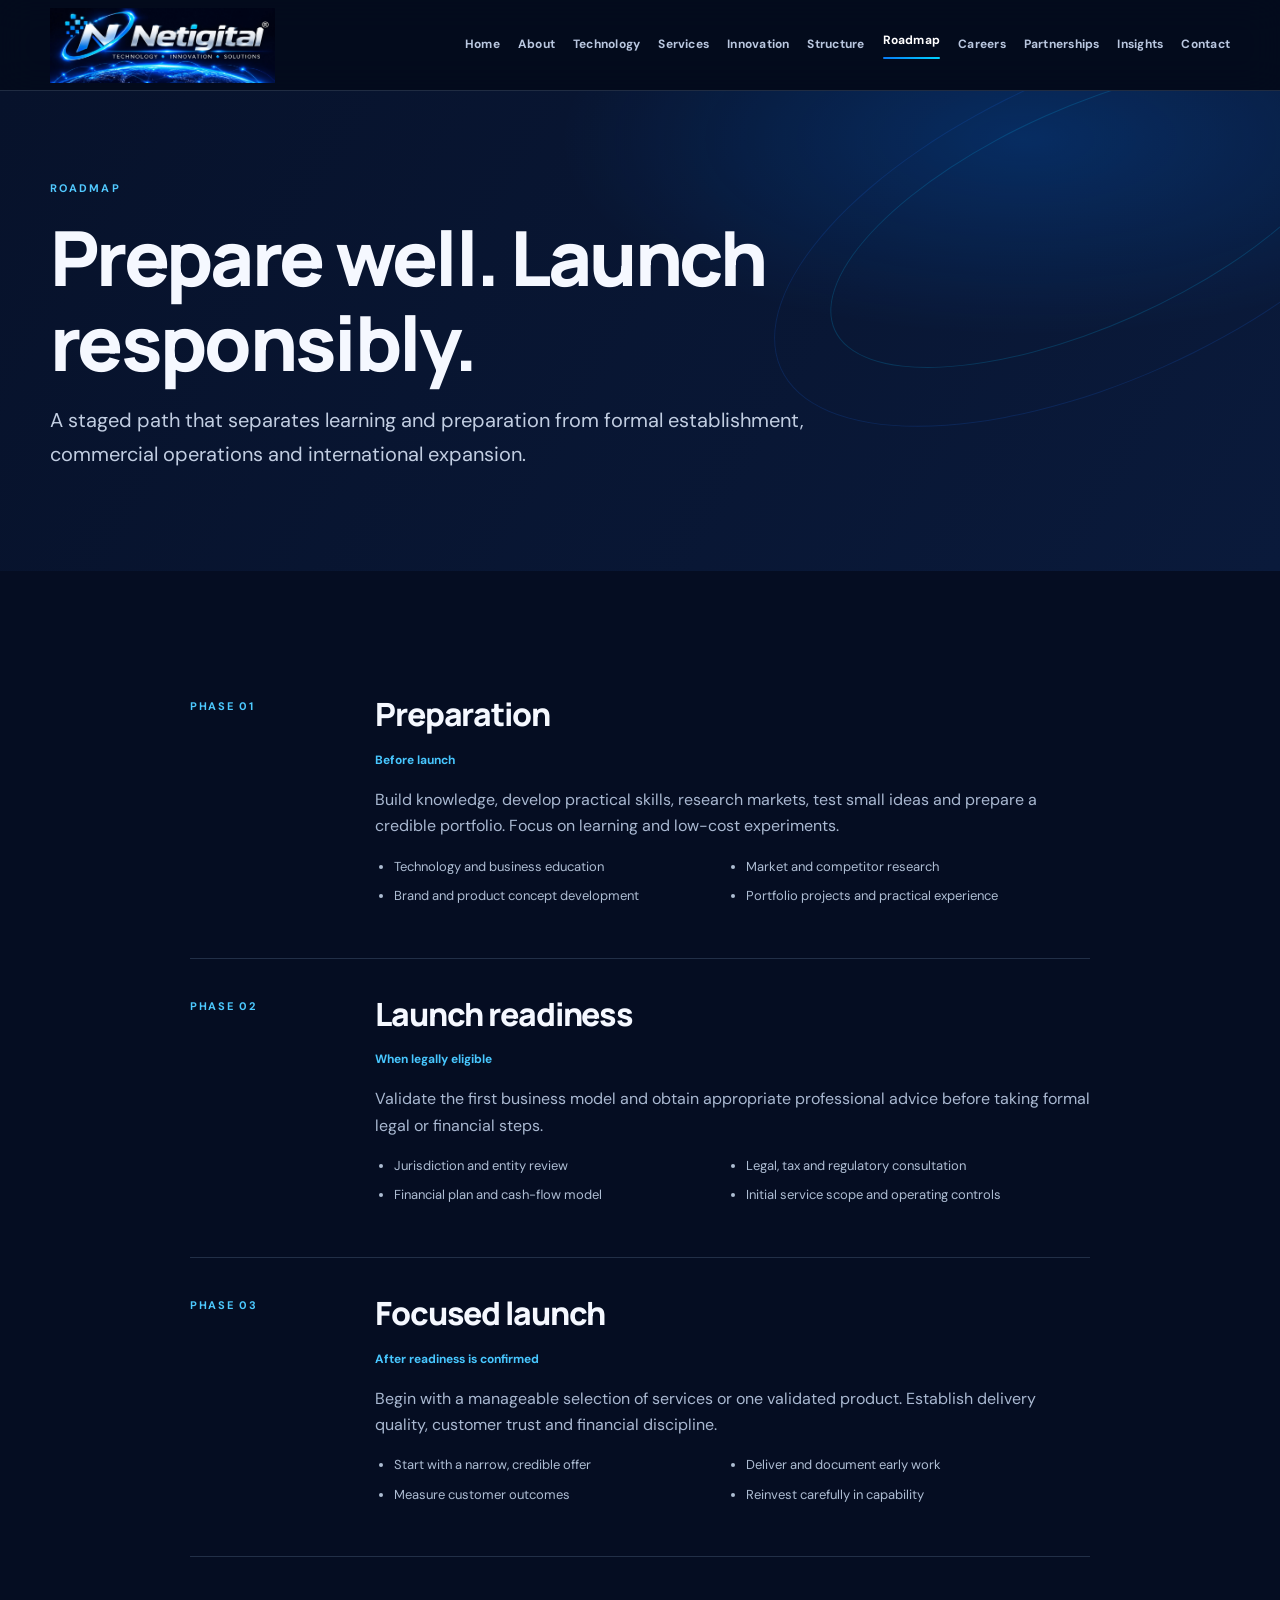
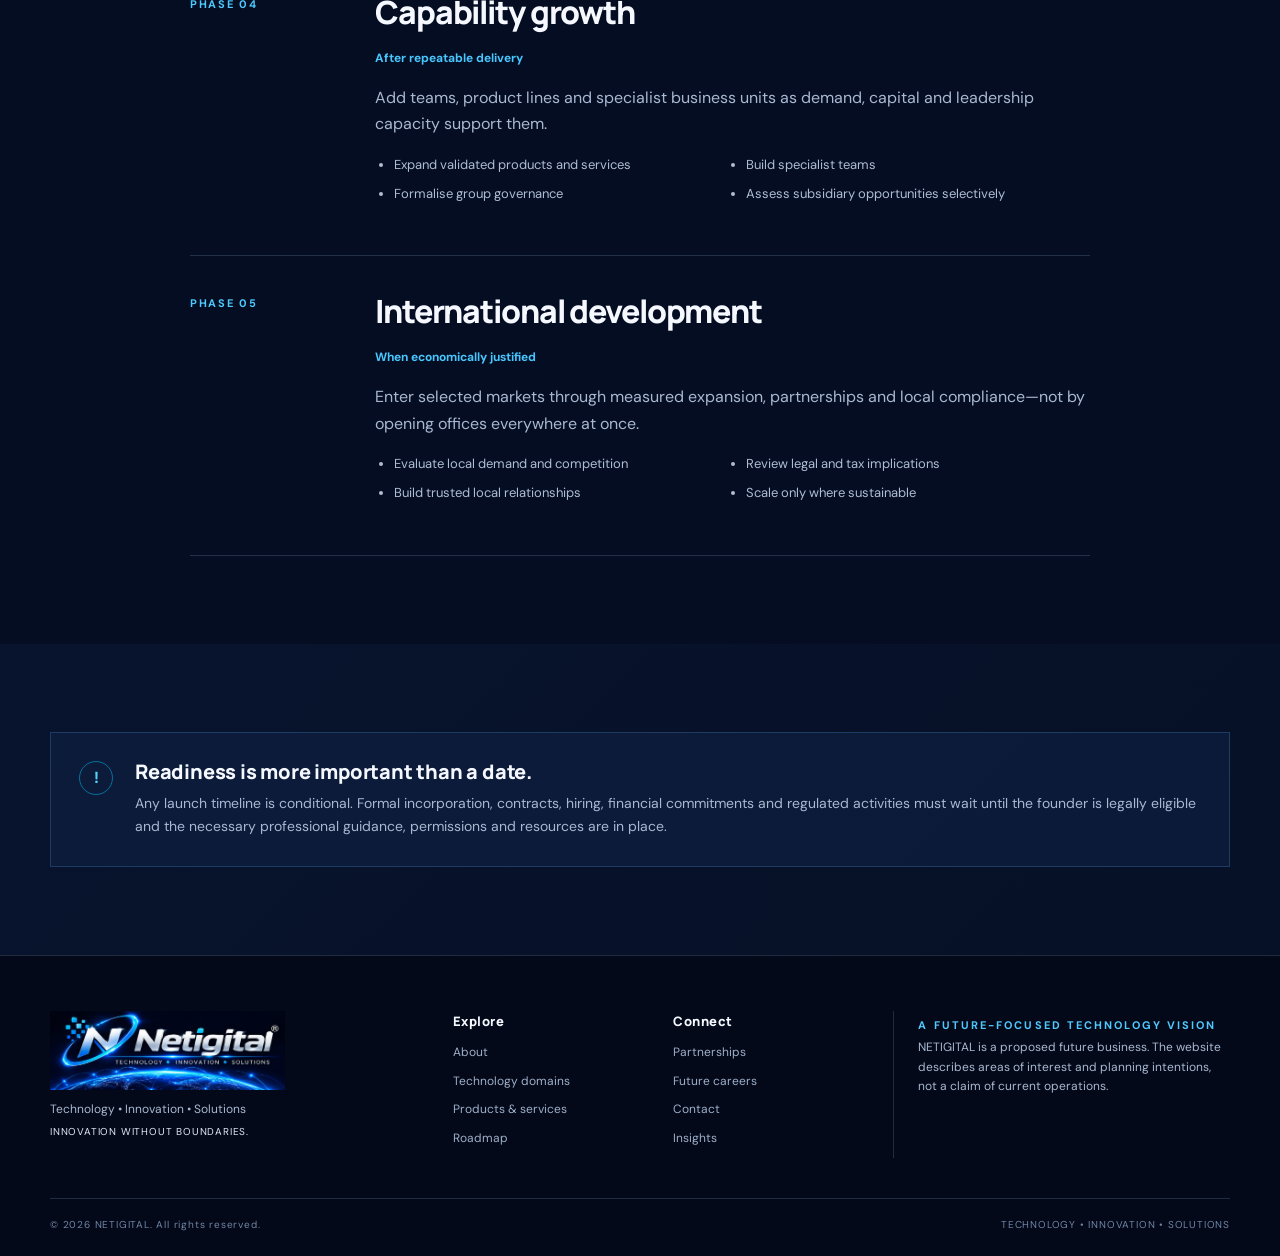
<file: roadmap.html>
<!doctype html>
<html lang="en"><head><meta charset="utf-8"><meta name="viewport" content="width=device-width, initial-scale=1">
<title>Roadmap | NETIGITAL</title><meta name="description" content="Review NETIGITAL’s phased preparation, launch-readiness and growth roadmap."><meta name="theme-color" content="#050d22">
<meta property="og:type" content="website"><meta property="og:title" content="Roadmap | NETIGITAL"><meta property="og:description" content="Review NETIGITAL’s phased preparation, launch-readiness and growth roadmap."><meta property="og:image" content="assets/netigital-main-logo.jpg">
<link rel="icon" href="assets/favicon.svg" type="image/svg+xml"><link rel="stylesheet" href="assets/styles.css"><script src="assets/site.js" defer></script></head>
<body><a class="skip-link" href="#main">Skip to content</a>
<header class="site-header"><div class="container header-inner">
  <a class="brand" href="index.html" aria-label="NETIGITAL home"><img src="assets/netigital-main-logo.jpg" alt="NETIGITAL — Technology, Innovation, Solutions"></a>
  <button class="menu-toggle" type="button" aria-expanded="false" aria-controls="primary-nav" aria-label="Open navigation"><span></span><span></span><span></span></button>
  <nav id="primary-nav" class="primary-nav" aria-label="Main navigation"><a class="nav-link" href="index.html">Home</a><a class="nav-link" href="about.html">About</a><a class="nav-link" href="technology.html">Technology</a><a class="nav-link" href="services.html">Services</a><a class="nav-link" href="innovation.html">Innovation</a><a class="nav-link" href="structure.html">Structure</a><a class="nav-link active" href="roadmap.html" aria-current="page">Roadmap</a><a class="nav-link" href="careers.html">Careers</a><a class="nav-link" href="partnerships.html">Partnerships</a><a class="nav-link" href="insights.html">Insights</a><a class="nav-link" href="contact.html">Contact</a></nav>
</div></header><main id="main"><section class="page-hero"><div class="container"><p class="eyebrow">ROADMAP</p><h1>Prepare well. Launch responsibly.</h1><p class="hero-lead">A staged path that separates learning and preparation from formal establishment, commercial operations and international expansion.</p></div><div class="hero-orbit orbit-one"></div><div class="hero-orbit orbit-two"></div></section><section class="section"><div class="container roadmap-stages"><article class="roadmap-stage"><div class="stage-label">PHASE 01</div><div><h2>Preparation</h2><p class="stage-time">Before launch</p><p>Build knowledge, develop practical skills, research markets, test small ideas and prepare a credible portfolio. Focus on learning and low-cost experiments.</p><ul><li>Technology and business education</li><li>Market and competitor research</li><li>Brand and product concept development</li><li>Portfolio projects and practical experience</li></ul></div></article><article class="roadmap-stage"><div class="stage-label">PHASE 02</div><div><h2>Launch readiness</h2><p class="stage-time">When legally eligible</p><p>Validate the first business model and obtain appropriate professional advice before taking formal legal or financial steps.</p><ul><li>Jurisdiction and entity review</li><li>Legal, tax and regulatory consultation</li><li>Financial plan and cash-flow model</li><li>Initial service scope and operating controls</li></ul></div></article><article class="roadmap-stage"><div class="stage-label">PHASE 03</div><div><h2>Focused launch</h2><p class="stage-time">After readiness is confirmed</p><p>Begin with a manageable selection of services or one validated product. Establish delivery quality, customer trust and financial discipline.</p><ul><li>Start with a narrow, credible offer</li><li>Deliver and document early work</li><li>Measure customer outcomes</li><li>Reinvest carefully in capability</li></ul></div></article><article class="roadmap-stage"><div class="stage-label">PHASE 04</div><div><h2>Capability growth</h2><p class="stage-time">After repeatable delivery</p><p>Add teams, product lines and specialist business units as demand, capital and leadership capacity support them.</p><ul><li>Expand validated products and services</li><li>Build specialist teams</li><li>Formalise group governance</li><li>Assess subsidiary opportunities selectively</li></ul></div></article><article class="roadmap-stage"><div class="stage-label">PHASE 05</div><div><h2>International development</h2><p class="stage-time">When economically justified</p><p>Enter selected markets through measured expansion, partnerships and local compliance—not by opening offices everywhere at once.</p><ul><li>Evaluate local demand and competition</li><li>Review legal and tax implications</li><li>Build trusted local relationships</li><li>Scale only where sustainable</li></ul></div></article></div></section><section class="section section-dark"><div class="container disclaimer-box"><div class="disclaimer-icon">!</div><div><h2>Readiness is more important than a date.</h2><p>Any launch timeline is conditional. Formal incorporation, contracts, hiring, financial commitments and regulated activities must wait until the founder is legally eligible and the necessary professional guidance, permissions and resources are in place.</p></div></div></section></main><footer class="site-footer"><div class="container footer-grid">
  <div class="footer-brand"><a href="index.html"><img src="assets/netigital-main-logo.jpg" alt="NETIGITAL" loading="lazy"></a><p>Technology • Innovation • Solutions</p><p class="footer-motto">Innovation without boundaries.</p></div>
  <div><h2>Explore</h2><a href="about.html">About</a><a href="technology.html">Technology domains</a><a href="services.html">Products &amp; services</a><a href="roadmap.html">Roadmap</a></div>
  <div><h2>Connect</h2><a href="partnerships.html">Partnerships</a><a href="careers.html">Future careers</a><a href="contact.html">Contact</a><a href="insights.html">Insights</a></div>
  <div class="footer-note"><span class="eyebrow">A future-focused technology vision</span><p>NETIGITAL is a proposed future business. The website describes areas of interest and planning intentions, not a claim of current operations.</p></div>
</div><div class="container footer-bottom"><span>© <span data-year></span> NETIGITAL. All rights reserved.</span><span>TECHNOLOGY • INNOVATION • SOLUTIONS</span></div></footer></body></html>
</file>
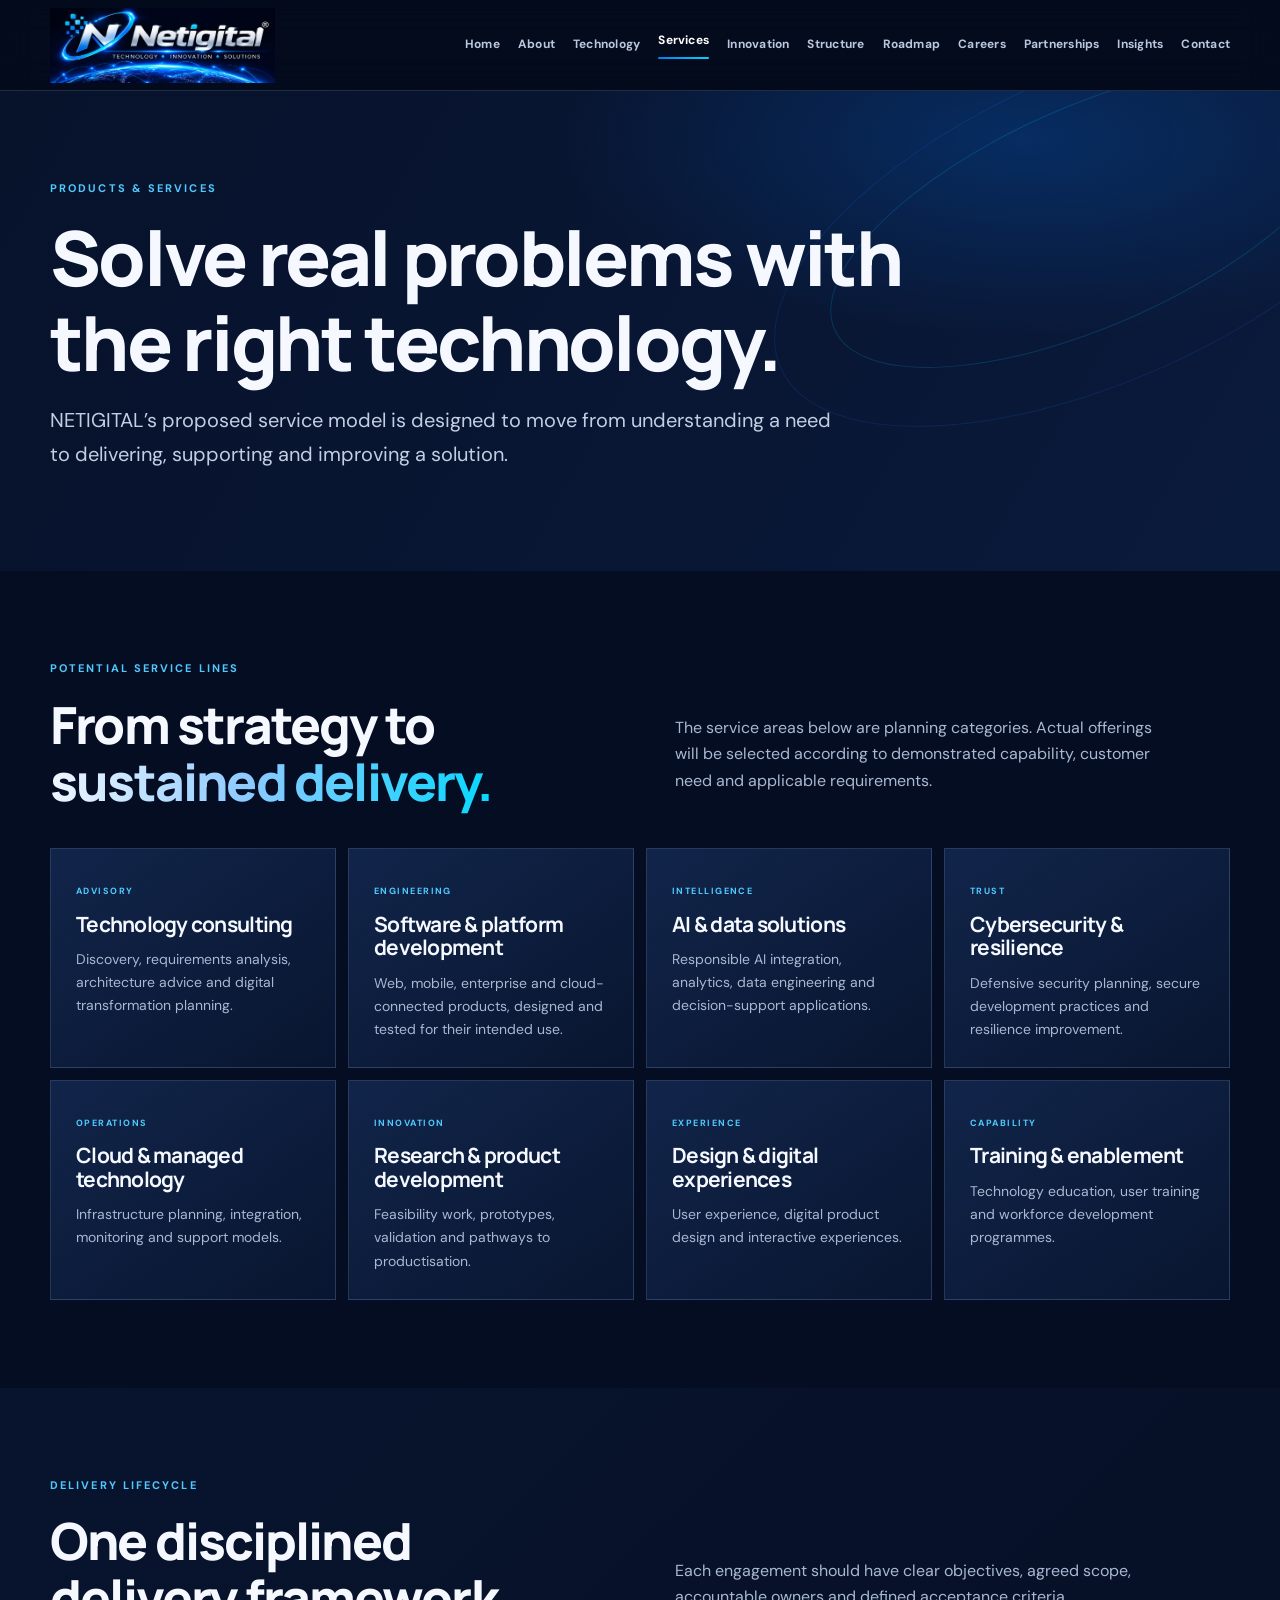
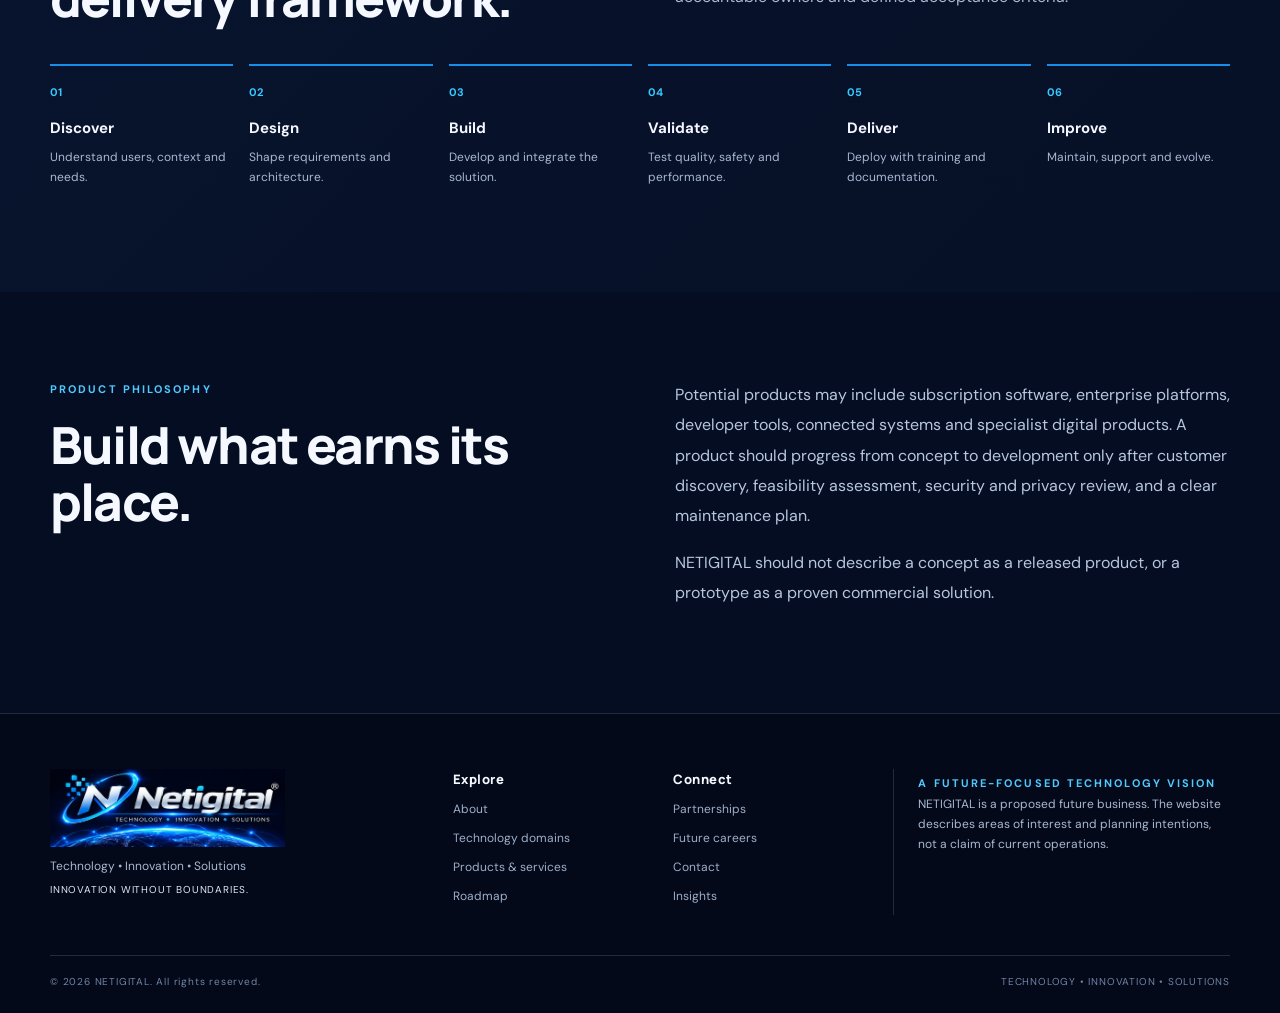
<file: services.html>
<!doctype html>
<html lang="en"><head><meta charset="utf-8"><meta name="viewport" content="width=device-width, initial-scale=1">
<title>Products &amp; Services | NETIGITAL</title><meta name="description" content="Explore the services and delivery framework that NETIGITAL may develop as capabilities mature."><meta name="theme-color" content="#050d22">
<meta property="og:type" content="website"><meta property="og:title" content="Products &amp; Services | NETIGITAL"><meta property="og:description" content="Explore the services and delivery framework that NETIGITAL may develop as capabilities mature."><meta property="og:image" content="assets/netigital-main-logo.jpg">
<link rel="icon" href="assets/favicon.svg" type="image/svg+xml"><link rel="stylesheet" href="assets/styles.css"><script src="assets/site.js" defer></script></head>
<body><a class="skip-link" href="#main">Skip to content</a>
<header class="site-header"><div class="container header-inner">
  <a class="brand" href="index.html" aria-label="NETIGITAL home"><img src="assets/netigital-main-logo.jpg" alt="NETIGITAL — Technology, Innovation, Solutions"></a>
  <button class="menu-toggle" type="button" aria-expanded="false" aria-controls="primary-nav" aria-label="Open navigation"><span></span><span></span><span></span></button>
  <nav id="primary-nav" class="primary-nav" aria-label="Main navigation"><a class="nav-link" href="index.html">Home</a><a class="nav-link" href="about.html">About</a><a class="nav-link" href="technology.html">Technology</a><a class="nav-link active" href="services.html" aria-current="page">Services</a><a class="nav-link" href="innovation.html">Innovation</a><a class="nav-link" href="structure.html">Structure</a><a class="nav-link" href="roadmap.html">Roadmap</a><a class="nav-link" href="careers.html">Careers</a><a class="nav-link" href="partnerships.html">Partnerships</a><a class="nav-link" href="insights.html">Insights</a><a class="nav-link" href="contact.html">Contact</a></nav>
</div></header><main id="main"><section class="page-hero"><div class="container"><p class="eyebrow">PRODUCTS & SERVICES</p><h1>Solve real problems with the right technology.</h1><p class="hero-lead">NETIGITAL’s proposed service model is designed to move from understanding a need to delivering, supporting and improving a solution.</p></div><div class="hero-orbit orbit-one"></div><div class="hero-orbit orbit-two"></div></section><section class="section"><div class="container"><div class="section-heading"><div><p class="eyebrow">Potential service lines</p><h2>From strategy to<br><span class="text-gradient">sustained delivery.</span></h2></div><p>The service areas below are planning categories. Actual offerings will be selected according to demonstrated capability, customer need and applicable requirements.</p></div><div class="service-grid"><article class="feature-card"><span class="card-tag">ADVISORY</span><h3>Technology consulting</h3><p>Discovery, requirements analysis, architecture advice and digital transformation planning.</p></article><article class="feature-card"><span class="card-tag">ENGINEERING</span><h3>Software & platform development</h3><p>Web, mobile, enterprise and cloud-connected products, designed and tested for their intended use.</p></article><article class="feature-card"><span class="card-tag">INTELLIGENCE</span><h3>AI & data solutions</h3><p>Responsible AI integration, analytics, data engineering and decision-support applications.</p></article><article class="feature-card"><span class="card-tag">TRUST</span><h3>Cybersecurity & resilience</h3><p>Defensive security planning, secure development practices and resilience improvement.</p></article><article class="feature-card"><span class="card-tag">OPERATIONS</span><h3>Cloud & managed technology</h3><p>Infrastructure planning, integration, monitoring and support models.</p></article><article class="feature-card"><span class="card-tag">INNOVATION</span><h3>Research & product development</h3><p>Feasibility work, prototypes, validation and pathways to productisation.</p></article><article class="feature-card"><span class="card-tag">EXPERIENCE</span><h3>Design & digital experiences</h3><p>User experience, digital product design and interactive experiences.</p></article><article class="feature-card"><span class="card-tag">CAPABILITY</span><h3>Training & enablement</h3><p>Technology education, user training and workforce development programmes.</p></article></div></div></section>
<section class="section section-dark"><div class="container"><div class="section-heading"><div><p class="eyebrow">Delivery lifecycle</p><h2>One disciplined<br>delivery framework.</h2></div><p>Each engagement should have clear objectives, agreed scope, accountable owners and defined acceptance criteria.</p></div><div class="process-line"><div><b>01</b><strong>Discover</strong><p>Understand users, context and needs.</p></div><div><b>02</b><strong>Design</strong><p>Shape requirements and architecture.</p></div><div><b>03</b><strong>Build</strong><p>Develop and integrate the solution.</p></div><div><b>04</b><strong>Validate</strong><p>Test quality, safety and performance.</p></div><div><b>05</b><strong>Deliver</strong><p>Deploy with training and documentation.</p></div><div><b>06</b><strong>Improve</strong><p>Maintain, support and evolve.</p></div></div></div></section>
<section class="section"><div class="container two-col"><div><p class="eyebrow">Product philosophy</p><h2>Build what earns its place.</h2></div><div class="prose"><p>Potential products may include subscription software, enterprise platforms, developer tools, connected systems and specialist digital products. A product should progress from concept to development only after customer discovery, feasibility assessment, security and privacy review, and a clear maintenance plan.</p><p>NETIGITAL should not describe a concept as a released product, or a prototype as a proven commercial solution.</p></div></div></section></main><footer class="site-footer"><div class="container footer-grid">
  <div class="footer-brand"><a href="index.html"><img src="assets/netigital-main-logo.jpg" alt="NETIGITAL" loading="lazy"></a><p>Technology • Innovation • Solutions</p><p class="footer-motto">Innovation without boundaries.</p></div>
  <div><h2>Explore</h2><a href="about.html">About</a><a href="technology.html">Technology domains</a><a href="services.html">Products &amp; services</a><a href="roadmap.html">Roadmap</a></div>
  <div><h2>Connect</h2><a href="partnerships.html">Partnerships</a><a href="careers.html">Future careers</a><a href="contact.html">Contact</a><a href="insights.html">Insights</a></div>
  <div class="footer-note"><span class="eyebrow">A future-focused technology vision</span><p>NETIGITAL is a proposed future business. The website describes areas of interest and planning intentions, not a claim of current operations.</p></div>
</div><div class="container footer-bottom"><span>© <span data-year></span> NETIGITAL. All rights reserved.</span><span>TECHNOLOGY • INNOVATION • SOLUTIONS</span></div></footer></body></html>
</file>
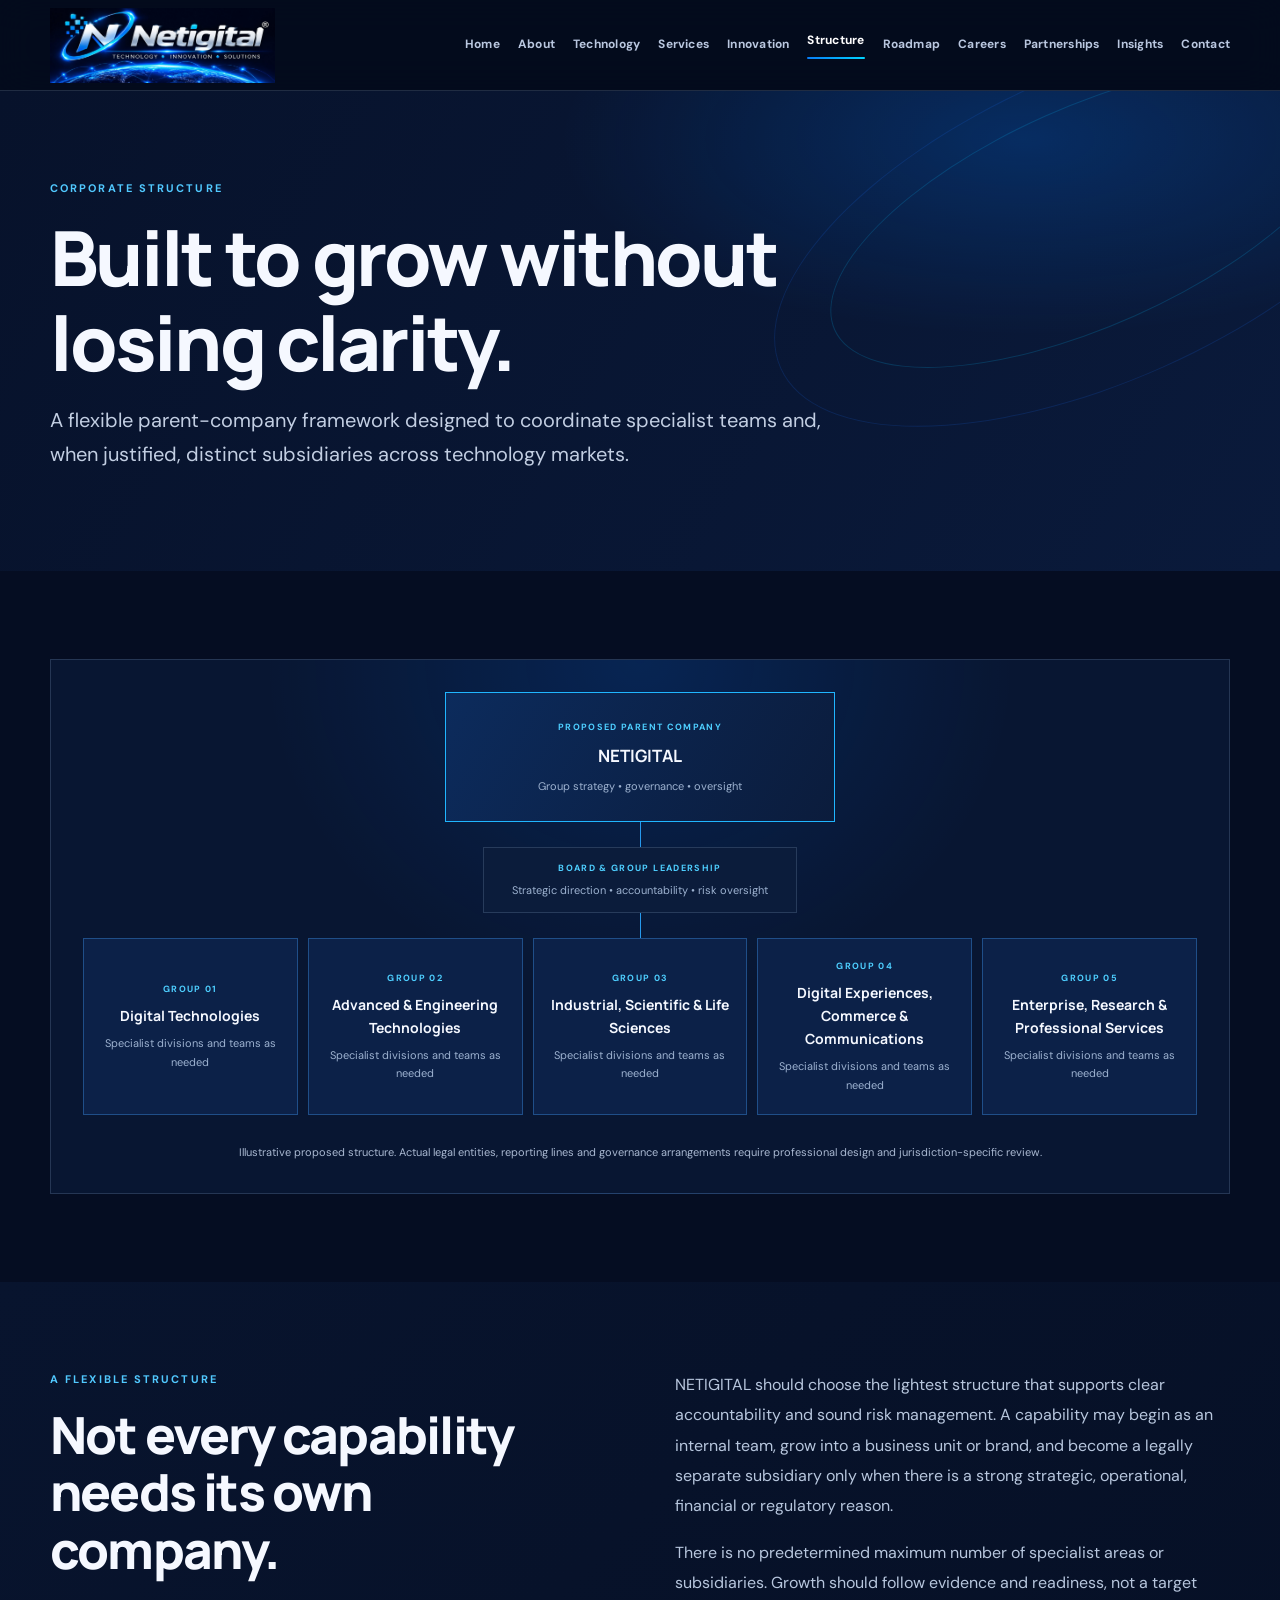
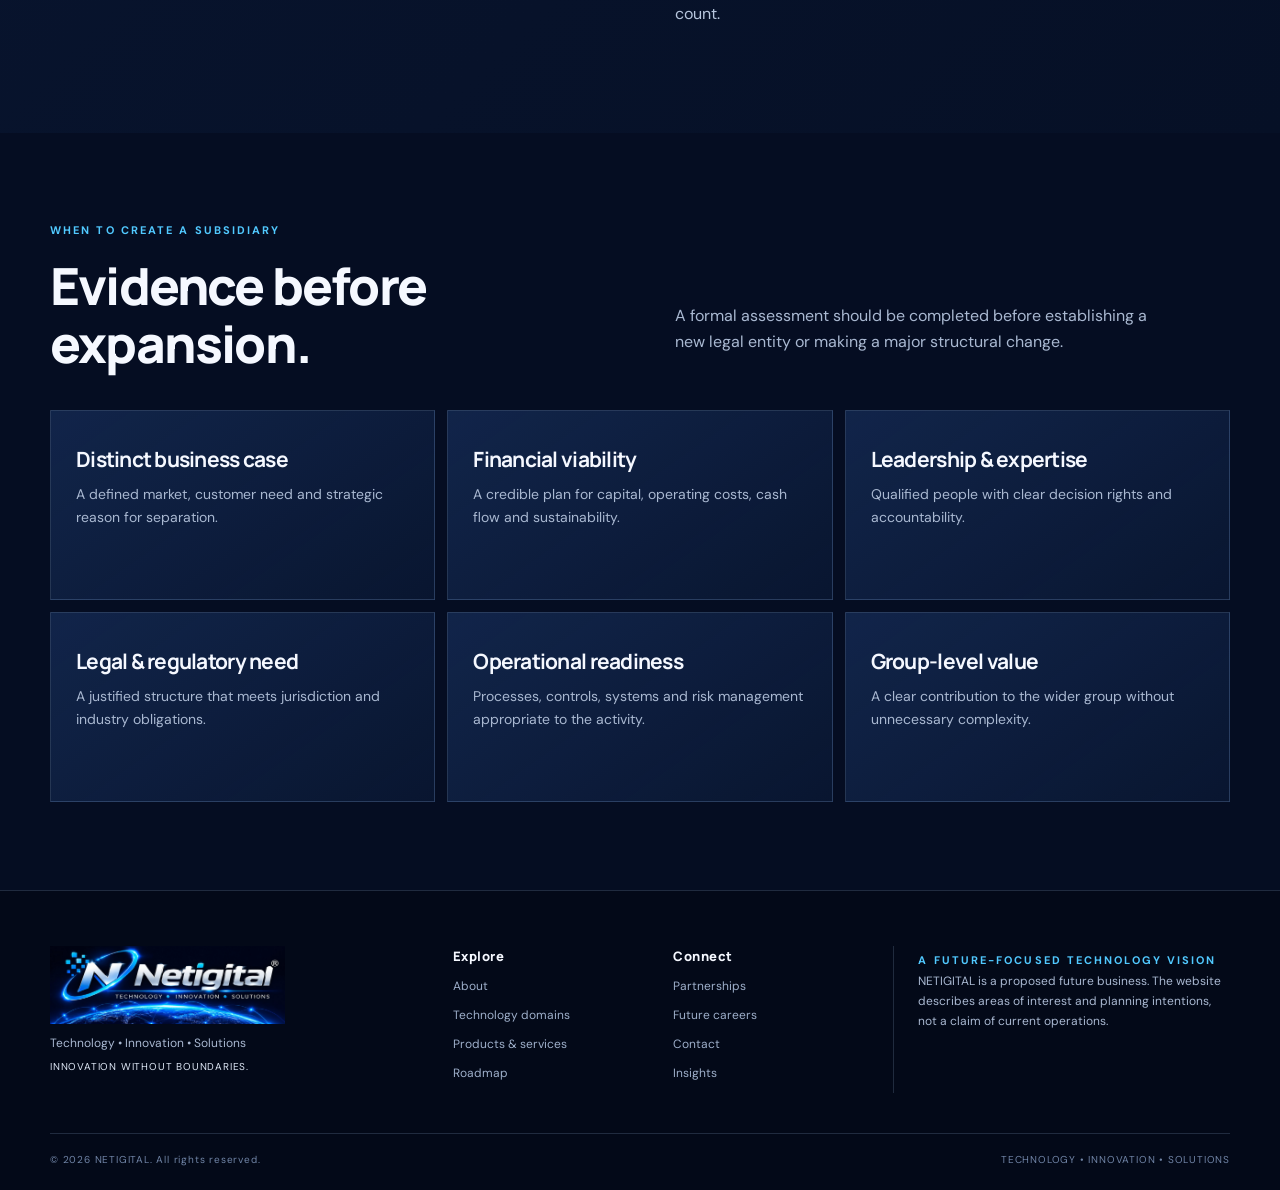
<file: structure.html>
<!doctype html>
<html lang="en"><head><meta charset="utf-8"><meta name="viewport" content="width=device-width, initial-scale=1">
<title>Corporate Structure | NETIGITAL</title><meta name="description" content="Explore NETIGITAL’s proposed parent company, five corporate groups and flexible subsidiary framework."><meta name="theme-color" content="#050d22">
<meta property="og:type" content="website"><meta property="og:title" content="Corporate Structure | NETIGITAL"><meta property="og:description" content="Explore NETIGITAL’s proposed parent company, five corporate groups and flexible subsidiary framework."><meta property="og:image" content="assets/netigital-main-logo.jpg">
<link rel="icon" href="assets/favicon.svg" type="image/svg+xml"><link rel="stylesheet" href="assets/styles.css"><script src="assets/site.js" defer></script></head>
<body><a class="skip-link" href="#main">Skip to content</a>
<header class="site-header"><div class="container header-inner">
  <a class="brand" href="index.html" aria-label="NETIGITAL home"><img src="assets/netigital-main-logo.jpg" alt="NETIGITAL — Technology, Innovation, Solutions"></a>
  <button class="menu-toggle" type="button" aria-expanded="false" aria-controls="primary-nav" aria-label="Open navigation"><span></span><span></span><span></span></button>
  <nav id="primary-nav" class="primary-nav" aria-label="Main navigation"><a class="nav-link" href="index.html">Home</a><a class="nav-link" href="about.html">About</a><a class="nav-link" href="technology.html">Technology</a><a class="nav-link" href="services.html">Services</a><a class="nav-link" href="innovation.html">Innovation</a><a class="nav-link active" href="structure.html" aria-current="page">Structure</a><a class="nav-link" href="roadmap.html">Roadmap</a><a class="nav-link" href="careers.html">Careers</a><a class="nav-link" href="partnerships.html">Partnerships</a><a class="nav-link" href="insights.html">Insights</a><a class="nav-link" href="contact.html">Contact</a></nav>
</div></header><main id="main"><section class="page-hero"><div class="container"><p class="eyebrow">CORPORATE STRUCTURE</p><h1>Built to grow without losing clarity.</h1><p class="hero-lead">A flexible parent-company framework designed to coordinate specialist teams and, when justified, distinct subsidiaries across technology markets.</p></div><div class="hero-orbit orbit-one"></div><div class="hero-orbit orbit-two"></div></section><section class="section"><div class="container"><div class="org-chart"><div class="org-node org-parent"><span>PROPOSED PARENT COMPANY</span><strong>NETIGITAL</strong><small>Group strategy • governance • oversight</small></div><div class="org-stem"></div><div class="org-board"><span>BOARD &amp; GROUP LEADERSHIP</span><small>Strategic direction • accountability • risk oversight</small></div><div class="org-stem"></div><div class="org-groups"><div class="org-node"><span>GROUP 01</span><strong>Digital Technologies</strong><small>Specialist divisions and teams as needed</small></div><div class="org-node"><span>GROUP 02</span><strong>Advanced &amp; Engineering Technologies</strong><small>Specialist divisions and teams as needed</small></div><div class="org-node"><span>GROUP 03</span><strong>Industrial, Scientific &amp; Life Sciences</strong><small>Specialist divisions and teams as needed</small></div><div class="org-node"><span>GROUP 04</span><strong>Digital Experiences, Commerce &amp; Communications</strong><small>Specialist divisions and teams as needed</small></div><div class="org-node"><span>GROUP 05</span><strong>Enterprise, Research &amp; Professional Services</strong><small>Specialist divisions and teams as needed</small></div></div><p class="chart-caption">Illustrative proposed structure. Actual legal entities, reporting lines and governance arrangements require professional design and jurisdiction-specific review.</p></div></div></section>
<section class="section section-dark"><div class="container two-col"><div><p class="eyebrow">A flexible structure</p><h2>Not every capability needs its own company.</h2></div><div class="prose"><p>NETIGITAL should choose the lightest structure that supports clear accountability and sound risk management. A capability may begin as an internal team, grow into a business unit or brand, and become a legally separate subsidiary only when there is a strong strategic, operational, financial or regulatory reason.</p><p>There is no predetermined maximum number of specialist areas or subsidiaries. Growth should follow evidence and readiness, not a target count.</p></div></div></section>
<section class="section"><div class="container"><div class="section-heading"><div><p class="eyebrow">When to create a subsidiary</p><h2>Evidence before expansion.</h2></div><p>A formal assessment should be completed before establishing a new legal entity or making a major structural change.</p></div><div class="criteria-grid"><article class="feature-card"><h3>Distinct business case</h3><p>A defined market, customer need and strategic reason for separation.</p></article><article class="feature-card"><h3>Financial viability</h3><p>A credible plan for capital, operating costs, cash flow and sustainability.</p></article><article class="feature-card"><h3>Leadership & expertise</h3><p>Qualified people with clear decision rights and accountability.</p></article><article class="feature-card"><h3>Legal & regulatory need</h3><p>A justified structure that meets jurisdiction and industry obligations.</p></article><article class="feature-card"><h3>Operational readiness</h3><p>Processes, controls, systems and risk management appropriate to the activity.</p></article><article class="feature-card"><h3>Group-level value</h3><p>A clear contribution to the wider group without unnecessary complexity.</p></article></div></div></section></main><footer class="site-footer"><div class="container footer-grid">
  <div class="footer-brand"><a href="index.html"><img src="assets/netigital-main-logo.jpg" alt="NETIGITAL" loading="lazy"></a><p>Technology • Innovation • Solutions</p><p class="footer-motto">Innovation without boundaries.</p></div>
  <div><h2>Explore</h2><a href="about.html">About</a><a href="technology.html">Technology domains</a><a href="services.html">Products &amp; services</a><a href="roadmap.html">Roadmap</a></div>
  <div><h2>Connect</h2><a href="partnerships.html">Partnerships</a><a href="careers.html">Future careers</a><a href="contact.html">Contact</a><a href="insights.html">Insights</a></div>
  <div class="footer-note"><span class="eyebrow">A future-focused technology vision</span><p>NETIGITAL is a proposed future business. The website describes areas of interest and planning intentions, not a claim of current operations.</p></div>
</div><div class="container footer-bottom"><span>© <span data-year></span> NETIGITAL. All rights reserved.</span><span>TECHNOLOGY • INNOVATION • SOLUTIONS</span></div></footer></body></html>
</file>
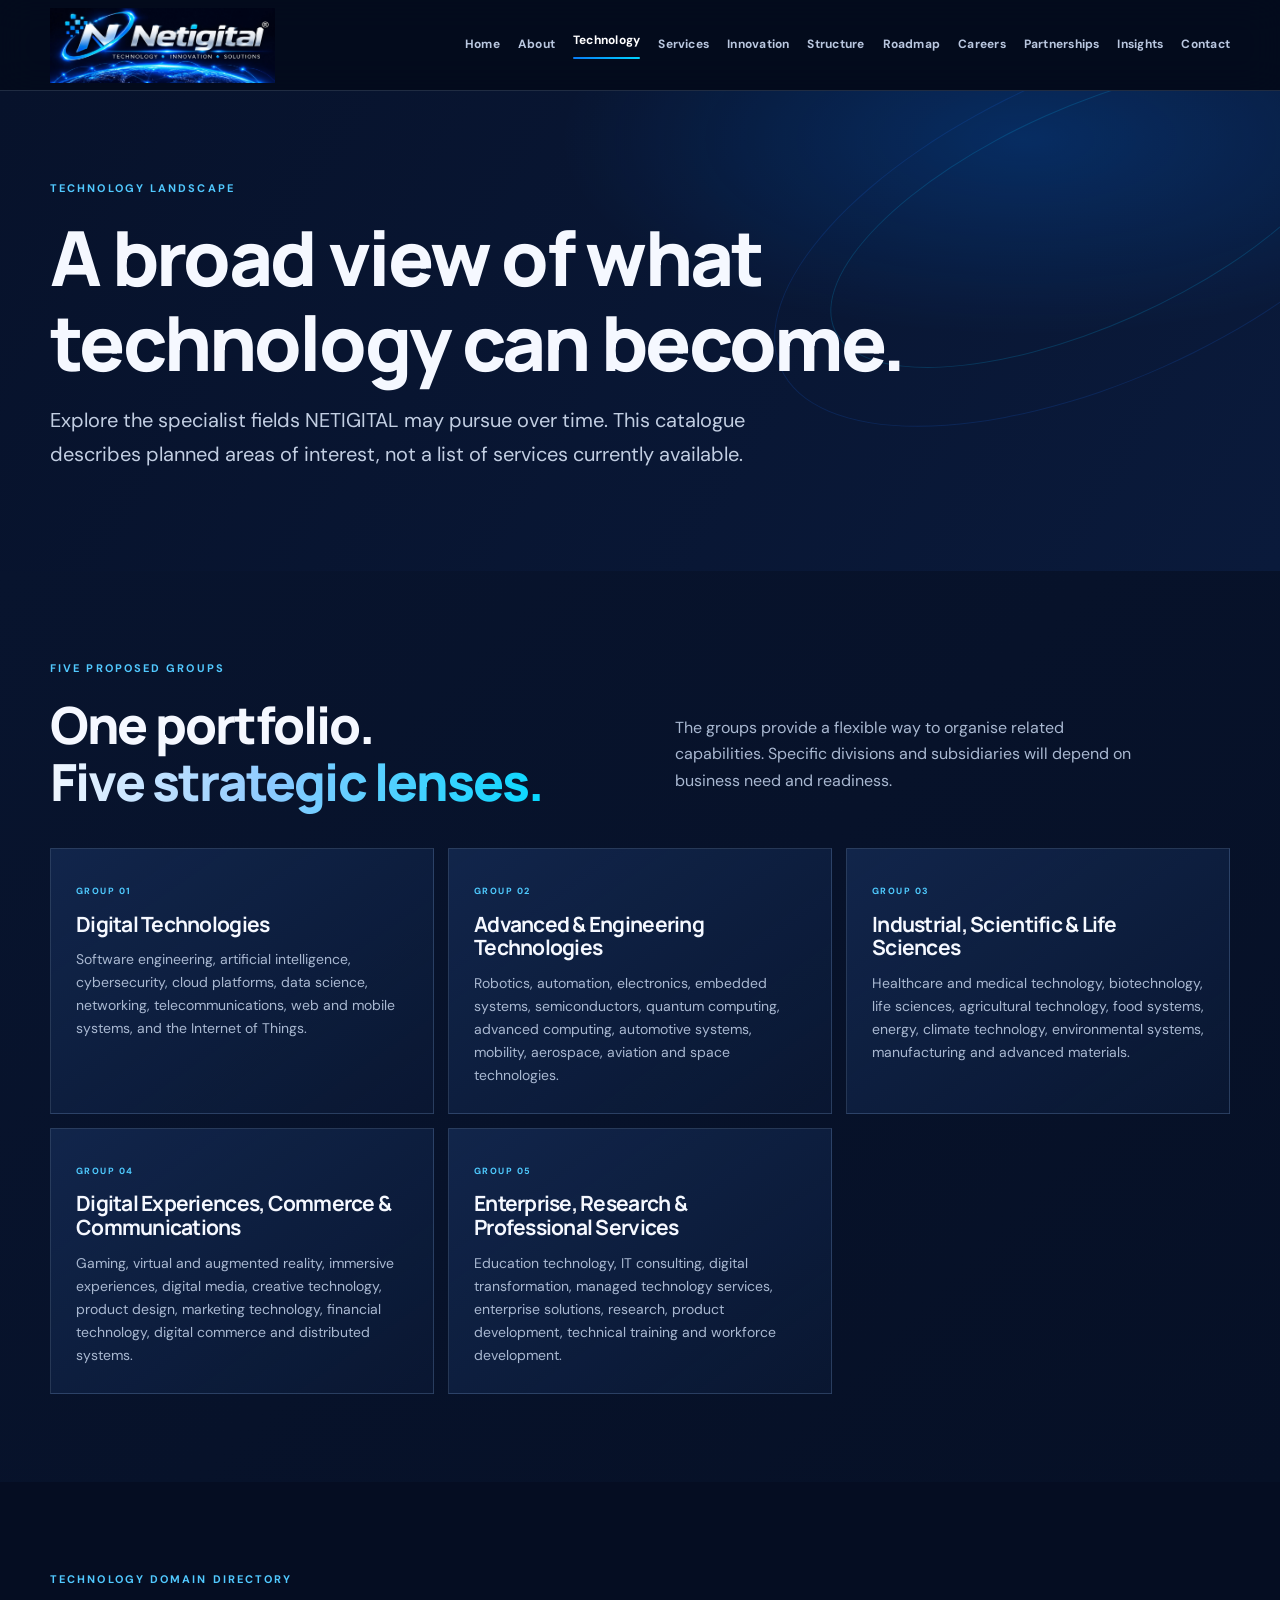
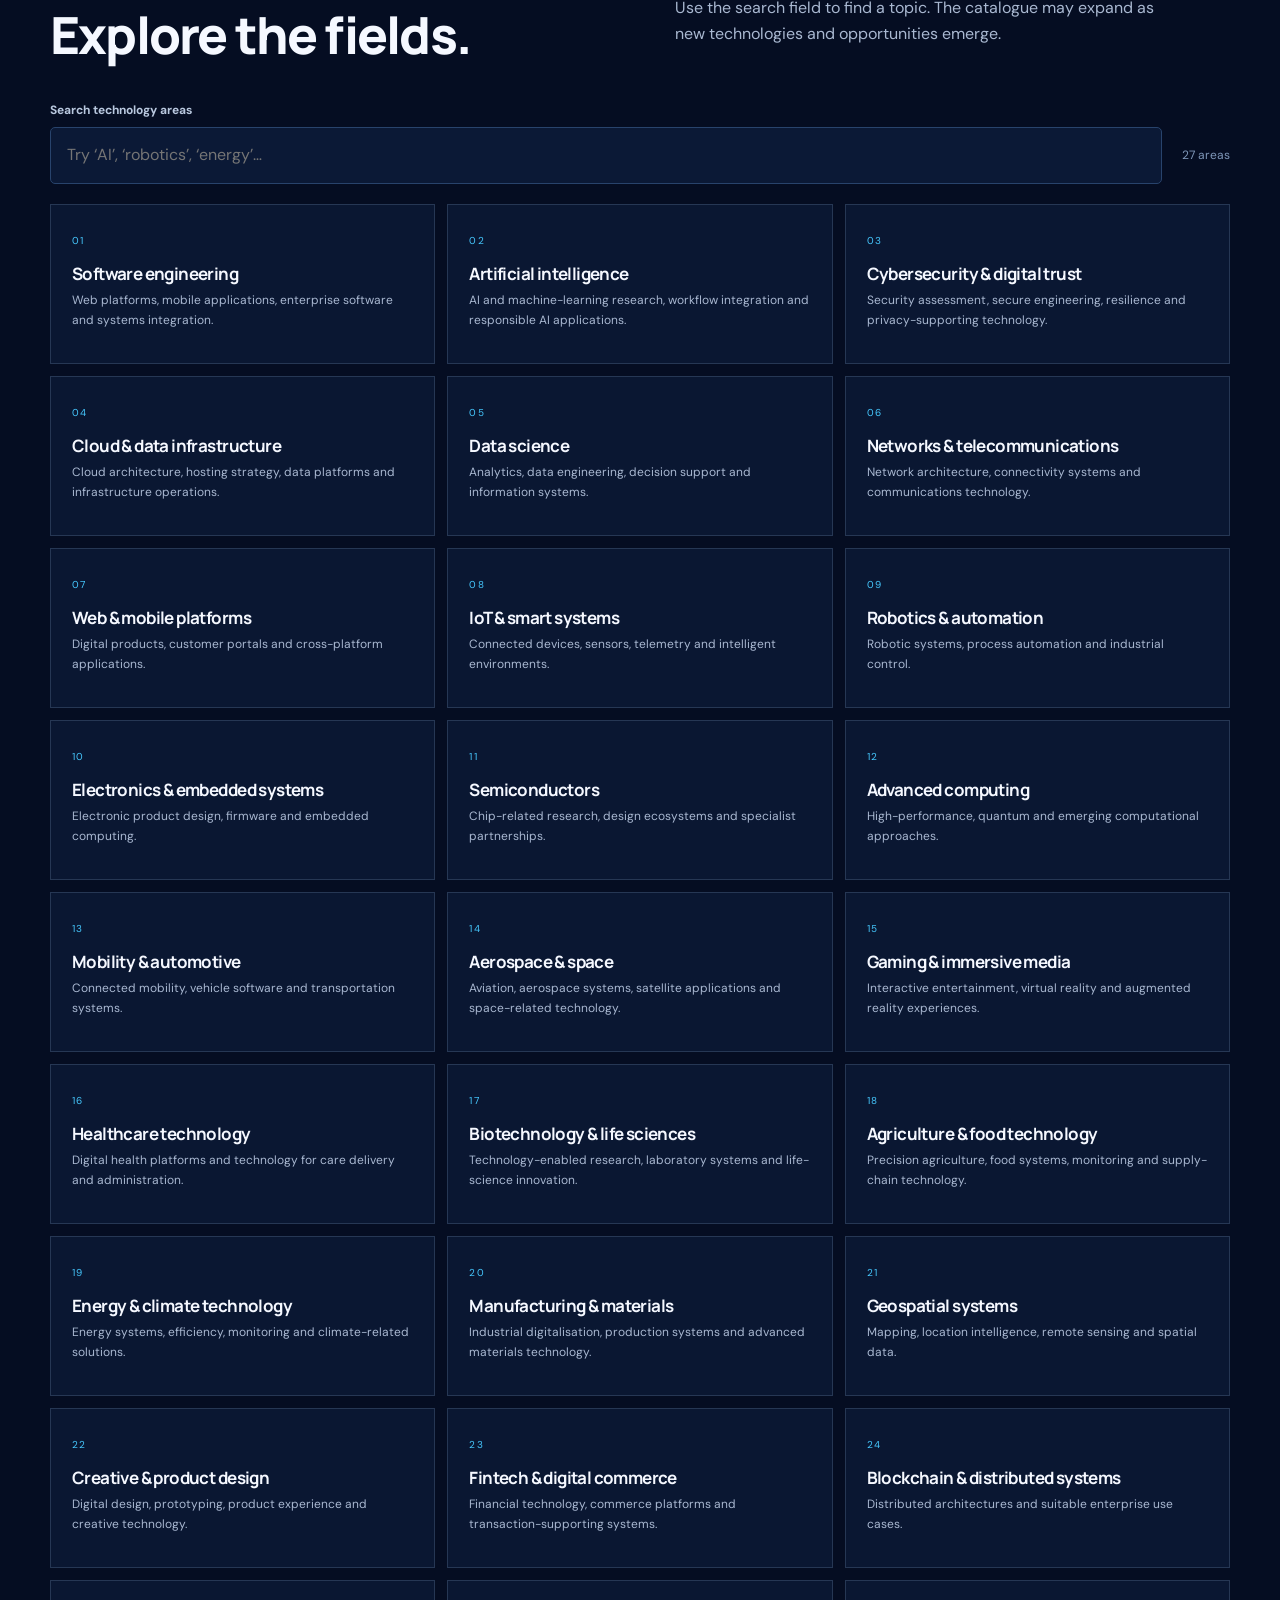
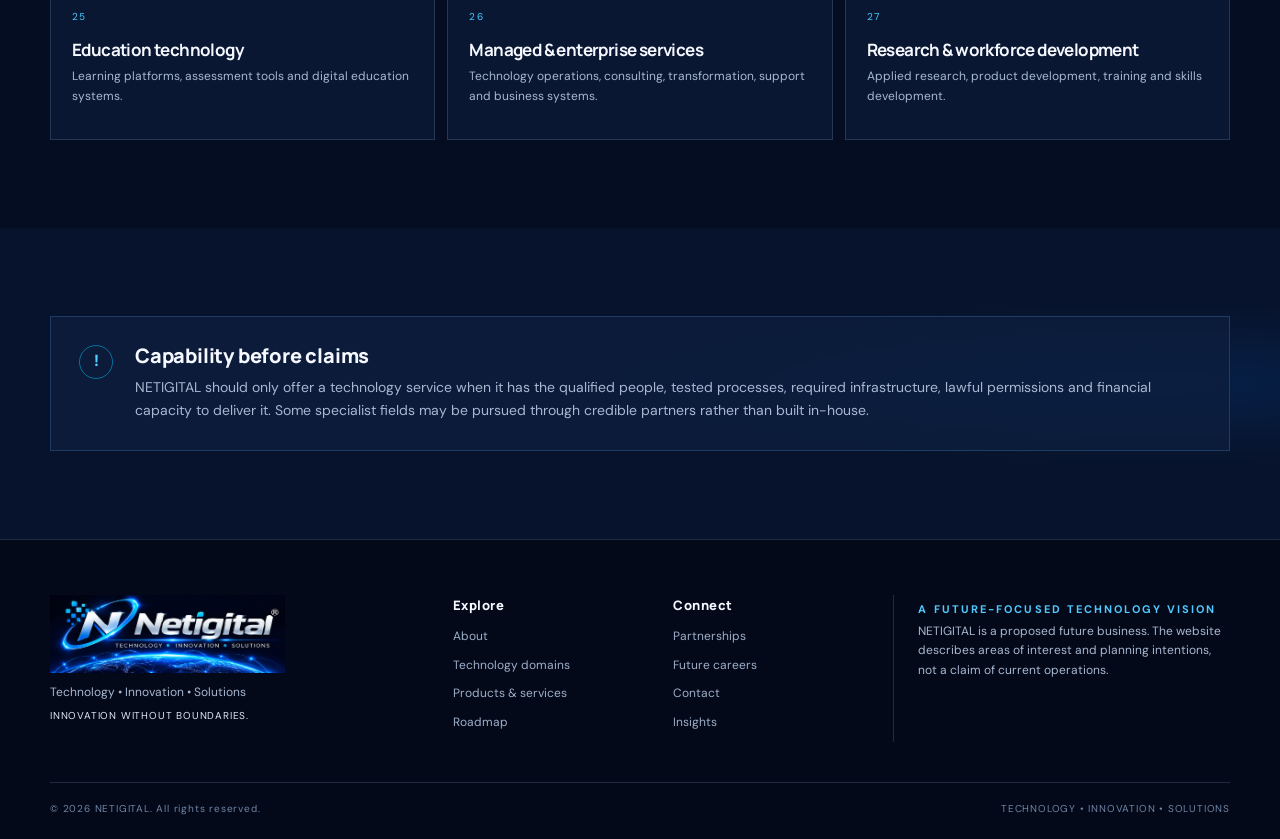
<file: technology.html>
<!doctype html>
<html lang="en"><head><meta charset="utf-8"><meta name="viewport" content="width=device-width, initial-scale=1">
<title>Technology Groups &amp; Domains | NETIGITAL</title><meta name="description" content="Explore NETIGITAL’s five proposed technology groups and broad specialist domain catalogue."><meta name="theme-color" content="#050d22">
<meta property="og:type" content="website"><meta property="og:title" content="Technology Groups &amp; Domains | NETIGITAL"><meta property="og:description" content="Explore NETIGITAL’s five proposed technology groups and broad specialist domain catalogue."><meta property="og:image" content="assets/netigital-main-logo.jpg">
<link rel="icon" href="assets/favicon.svg" type="image/svg+xml"><link rel="stylesheet" href="assets/styles.css"><script src="assets/site.js" defer></script></head>
<body><a class="skip-link" href="#main">Skip to content</a>
<header class="site-header"><div class="container header-inner">
  <a class="brand" href="index.html" aria-label="NETIGITAL home"><img src="assets/netigital-main-logo.jpg" alt="NETIGITAL — Technology, Innovation, Solutions"></a>
  <button class="menu-toggle" type="button" aria-expanded="false" aria-controls="primary-nav" aria-label="Open navigation"><span></span><span></span><span></span></button>
  <nav id="primary-nav" class="primary-nav" aria-label="Main navigation"><a class="nav-link" href="index.html">Home</a><a class="nav-link" href="about.html">About</a><a class="nav-link active" href="technology.html" aria-current="page">Technology</a><a class="nav-link" href="services.html">Services</a><a class="nav-link" href="innovation.html">Innovation</a><a class="nav-link" href="structure.html">Structure</a><a class="nav-link" href="roadmap.html">Roadmap</a><a class="nav-link" href="careers.html">Careers</a><a class="nav-link" href="partnerships.html">Partnerships</a><a class="nav-link" href="insights.html">Insights</a><a class="nav-link" href="contact.html">Contact</a></nav>
</div></header><main id="main"><section class="page-hero"><div class="container"><p class="eyebrow">TECHNOLOGY LANDSCAPE</p><h1>A broad view of what technology can become.</h1><p class="hero-lead">Explore the specialist fields NETIGITAL may pursue over time. This catalogue describes planned areas of interest, not a list of services currently available.</p></div><div class="hero-orbit orbit-one"></div><div class="hero-orbit orbit-two"></div></section><section class="section section-dark"><div class="container"><div class="section-heading"><div><p class="eyebrow">Five proposed groups</p><h2>One portfolio.<br><span class="text-gradient">Five strategic lenses.</span></h2></div><p>The groups provide a flexible way to organise related capabilities. Specific divisions and subsidiaries will depend on business need and readiness.</p></div><div class="group-grid"><article class="feature-card"><span class="card-tag">GROUP 01</span><h3>Digital Technologies</h3><p>Software engineering, artificial intelligence, cybersecurity, cloud platforms, data science, networking, telecommunications, web and mobile systems, and the Internet of Things.</p></article><article class="feature-card"><span class="card-tag">GROUP 02</span><h3>Advanced & Engineering Technologies</h3><p>Robotics, automation, electronics, embedded systems, semiconductors, quantum computing, advanced computing, automotive systems, mobility, aerospace, aviation and space technologies.</p></article><article class="feature-card"><span class="card-tag">GROUP 03</span><h3>Industrial, Scientific & Life Sciences</h3><p>Healthcare and medical technology, biotechnology, life sciences, agricultural technology, food systems, energy, climate technology, environmental systems, manufacturing and advanced materials.</p></article><article class="feature-card"><span class="card-tag">GROUP 04</span><h3>Digital Experiences, Commerce & Communications</h3><p>Gaming, virtual and augmented reality, immersive experiences, digital media, creative technology, product design, marketing technology, financial technology, digital commerce and distributed systems.</p></article><article class="feature-card"><span class="card-tag">GROUP 05</span><h3>Enterprise, Research & Professional Services</h3><p>Education technology, IT consulting, digital transformation, managed technology services, enterprise solutions, research, product development, technical training and workforce development.</p></article></div></div></section><section class="section"><div class="container"><div class="section-heading"><div><p class="eyebrow">Technology domain directory</p><h2>Explore the fields.</h2></div><p>Use the search field to find a topic. The catalogue may expand as new technologies and opportunities emerge.</p></div><div class="domain-search"><label for="domain-search">Search technology areas</label><input id="domain-search" type="search" placeholder="Try ‘AI’, ‘robotics’, ‘energy’…" autocomplete="off"><span id="domain-count" aria-live="polite">27 areas</span></div><div class="domain-grid" id="domain-grid"><article class="domain-card" data-search="software engineering web platforms, mobile applications, enterprise software and systems integration."><span class="domain-index">01</span><h3>Software engineering</h3><p>Web platforms, mobile applications, enterprise software and systems integration.</p></article><article class="domain-card" data-search="artificial intelligence ai and machine-learning research, workflow integration and responsible ai applications."><span class="domain-index">02</span><h3>Artificial intelligence</h3><p>AI and machine-learning research, workflow integration and responsible AI applications.</p></article><article class="domain-card" data-search="cybersecurity &amp; digital trust security assessment, secure engineering, resilience and privacy-supporting technology."><span class="domain-index">03</span><h3>Cybersecurity & digital trust</h3><p>Security assessment, secure engineering, resilience and privacy-supporting technology.</p></article><article class="domain-card" data-search="cloud &amp; data infrastructure cloud architecture, hosting strategy, data platforms and infrastructure operations."><span class="domain-index">04</span><h3>Cloud & data infrastructure</h3><p>Cloud architecture, hosting strategy, data platforms and infrastructure operations.</p></article><article class="domain-card" data-search="data science analytics, data engineering, decision support and information systems."><span class="domain-index">05</span><h3>Data science</h3><p>Analytics, data engineering, decision support and information systems.</p></article><article class="domain-card" data-search="networks &amp; telecommunications network architecture, connectivity systems and communications technology."><span class="domain-index">06</span><h3>Networks & telecommunications</h3><p>Network architecture, connectivity systems and communications technology.</p></article><article class="domain-card" data-search="web &amp; mobile platforms digital products, customer portals and cross-platform applications."><span class="domain-index">07</span><h3>Web & mobile platforms</h3><p>Digital products, customer portals and cross-platform applications.</p></article><article class="domain-card" data-search="iot &amp; smart systems connected devices, sensors, telemetry and intelligent environments."><span class="domain-index">08</span><h3>IoT & smart systems</h3><p>Connected devices, sensors, telemetry and intelligent environments.</p></article><article class="domain-card" data-search="robotics &amp; automation robotic systems, process automation and industrial control."><span class="domain-index">09</span><h3>Robotics & automation</h3><p>Robotic systems, process automation and industrial control.</p></article><article class="domain-card" data-search="electronics &amp; embedded systems electronic product design, firmware and embedded computing."><span class="domain-index">10</span><h3>Electronics & embedded systems</h3><p>Electronic product design, firmware and embedded computing.</p></article><article class="domain-card" data-search="semiconductors chip-related research, design ecosystems and specialist partnerships."><span class="domain-index">11</span><h3>Semiconductors</h3><p>Chip-related research, design ecosystems and specialist partnerships.</p></article><article class="domain-card" data-search="advanced computing high-performance, quantum and emerging computational approaches."><span class="domain-index">12</span><h3>Advanced computing</h3><p>High-performance, quantum and emerging computational approaches.</p></article><article class="domain-card" data-search="mobility &amp; automotive connected mobility, vehicle software and transportation systems."><span class="domain-index">13</span><h3>Mobility & automotive</h3><p>Connected mobility, vehicle software and transportation systems.</p></article><article class="domain-card" data-search="aerospace &amp; space aviation, aerospace systems, satellite applications and space-related technology."><span class="domain-index">14</span><h3>Aerospace & space</h3><p>Aviation, aerospace systems, satellite applications and space-related technology.</p></article><article class="domain-card" data-search="gaming &amp; immersive media interactive entertainment, virtual reality and augmented reality experiences."><span class="domain-index">15</span><h3>Gaming & immersive media</h3><p>Interactive entertainment, virtual reality and augmented reality experiences.</p></article><article class="domain-card" data-search="healthcare technology digital health platforms and technology for care delivery and administration."><span class="domain-index">16</span><h3>Healthcare technology</h3><p>Digital health platforms and technology for care delivery and administration.</p></article><article class="domain-card" data-search="biotechnology &amp; life sciences technology-enabled research, laboratory systems and life-science innovation."><span class="domain-index">17</span><h3>Biotechnology & life sciences</h3><p>Technology-enabled research, laboratory systems and life-science innovation.</p></article><article class="domain-card" data-search="agriculture &amp; food technology precision agriculture, food systems, monitoring and supply-chain technology."><span class="domain-index">18</span><h3>Agriculture & food technology</h3><p>Precision agriculture, food systems, monitoring and supply-chain technology.</p></article><article class="domain-card" data-search="energy &amp; climate technology energy systems, efficiency, monitoring and climate-related solutions."><span class="domain-index">19</span><h3>Energy & climate technology</h3><p>Energy systems, efficiency, monitoring and climate-related solutions.</p></article><article class="domain-card" data-search="manufacturing &amp; materials industrial digitalisation, production systems and advanced materials technology."><span class="domain-index">20</span><h3>Manufacturing & materials</h3><p>Industrial digitalisation, production systems and advanced materials technology.</p></article><article class="domain-card" data-search="geospatial systems mapping, location intelligence, remote sensing and spatial data."><span class="domain-index">21</span><h3>Geospatial systems</h3><p>Mapping, location intelligence, remote sensing and spatial data.</p></article><article class="domain-card" data-search="creative &amp; product design digital design, prototyping, product experience and creative technology."><span class="domain-index">22</span><h3>Creative & product design</h3><p>Digital design, prototyping, product experience and creative technology.</p></article><article class="domain-card" data-search="fintech &amp; digital commerce financial technology, commerce platforms and transaction-supporting systems."><span class="domain-index">23</span><h3>Fintech & digital commerce</h3><p>Financial technology, commerce platforms and transaction-supporting systems.</p></article><article class="domain-card" data-search="blockchain &amp; distributed systems distributed architectures and suitable enterprise use cases."><span class="domain-index">24</span><h3>Blockchain & distributed systems</h3><p>Distributed architectures and suitable enterprise use cases.</p></article><article class="domain-card" data-search="education technology learning platforms, assessment tools and digital education systems."><span class="domain-index">25</span><h3>Education technology</h3><p>Learning platforms, assessment tools and digital education systems.</p></article><article class="domain-card" data-search="managed &amp; enterprise services technology operations, consulting, transformation, support and business systems."><span class="domain-index">26</span><h3>Managed & enterprise services</h3><p>Technology operations, consulting, transformation, support and business systems.</p></article><article class="domain-card" data-search="research &amp; workforce development applied research, product development, training and skills development."><span class="domain-index">27</span><h3>Research & workforce development</h3><p>Applied research, product development, training and skills development.</p></article></div><p class="empty-state" id="no-domains" hidden>No matching technology area was found. Try a different search term.</p></div></section><section class="section section-blueprint"><div class="container disclaimer-box"><div class="disclaimer-icon">!</div><div><h2>Capability before claims</h2><p>NETIGITAL should only offer a technology service when it has the qualified people, tested processes, required infrastructure, lawful permissions and financial capacity to deliver it. Some specialist fields may be pursued through credible partners rather than built in-house.</p></div></div></section></main><footer class="site-footer"><div class="container footer-grid">
  <div class="footer-brand"><a href="index.html"><img src="assets/netigital-main-logo.jpg" alt="NETIGITAL" loading="lazy"></a><p>Technology • Innovation • Solutions</p><p class="footer-motto">Innovation without boundaries.</p></div>
  <div><h2>Explore</h2><a href="about.html">About</a><a href="technology.html">Technology domains</a><a href="services.html">Products &amp; services</a><a href="roadmap.html">Roadmap</a></div>
  <div><h2>Connect</h2><a href="partnerships.html">Partnerships</a><a href="careers.html">Future careers</a><a href="contact.html">Contact</a><a href="insights.html">Insights</a></div>
  <div class="footer-note"><span class="eyebrow">A future-focused technology vision</span><p>NETIGITAL is a proposed future business. The website describes areas of interest and planning intentions, not a claim of current operations.</p></div>
</div><div class="container footer-bottom"><span>© <span data-year></span> NETIGITAL. All rights reserved.</span><span>TECHNOLOGY • INNOVATION • SOLUTIONS</span></div></footer></body></html>
</file>
<file: assets/styles.css>
@import url('https://fonts.googleapis.com/css2?family=DM+Sans:wght@400;500;600;700&family=Manrope:wght@400;500;600;700;800&display=swap');
:root{--navy:#050d22;--navy2:#091633;--panel:#0d1b3a;--blue:#087cf5;--cyan:#00d4ff;--silver:#dce7f6;--white:#f5f8ff;--muted:#a9b8d1;--line:rgba(168,198,238,.18);--max:1180px;--radius:18px;--shadow:0 22px 70px rgba(0,0,0,.3)}
*{box-sizing:border-box}html{scroll-behavior:smooth;scroll-padding-top:100px}body{margin:0;background:var(--navy);color:var(--white);font-family:'DM Sans',Arial,sans-serif;line-height:1.65;font-size:16px}a{color:inherit;text-decoration:none}img{max-width:100%;display:block}button,input,select,textarea{font:inherit}.container{width:min(var(--max),calc(100% - 48px));margin-inline:auto}.skip-link{position:absolute;left:-999px;top:8px;background:#fff;color:#000;padding:10px 14px;z-index:1000}.skip-link:focus{left:12px}.site-header{position:sticky;top:0;z-index:100;background:rgba(4,11,29,.92);backdrop-filter:blur(18px);border-bottom:1px solid var(--line)}.header-inner{height:90px;display:flex;align-items:center;justify-content:space-between;gap:30px}.brand{display:block;width:275px;flex:0 0 auto}.brand img{width:100%;height:75px;object-fit:contain;object-position:left center}.primary-nav{display:flex;align-items:center;gap:clamp(10px,1.4vw,22px)}.nav-link{font-size:12px;font-weight:700;letter-spacing:.02em;color:#b9c7df;transition:color .2s;white-space:nowrap}.nav-link:hover,.nav-link.active{color:#fff}.nav-link.active:after{content:'';display:block;height:2px;background:linear-gradient(90deg,var(--blue),var(--cyan));margin-top:6px;border-radius:2px}.menu-toggle{display:none;background:transparent;border:1px solid var(--line);border-radius:9px;padding:10px}.menu-toggle span{display:block;width:21px;height:2px;background:white;margin:4px}
h1,h2,h3{font-family:Manrope,'DM Sans',sans-serif;line-height:1.12;letter-spacing:-.035em;margin:0 0 18px}h1{font-size:clamp(42px,6vw,76px);font-weight:800}h2{font-size:clamp(32px,4vw,52px);font-weight:800}h3{font-size:21px;font-weight:700}p{margin:0 0 16px;color:var(--muted)}.eyebrow{font-size:11px;letter-spacing:.19em;text-transform:uppercase;color:#51c9ff;font-weight:700;margin-bottom:18px}.text-gradient{background:linear-gradient(100deg,#f3f8ff 0%,#8ccaff 45%,#05d8ff 100%);-webkit-background-clip:text;background-clip:text;color:transparent}.hero-lead{font-size:clamp(17px,1.7vw,20px);line-height:1.7;max-width:680px;color:#c2cee2}.button{display:inline-flex;align-items:center;justify-content:center;gap:18px;border-radius:5px;padding:14px 19px;font-weight:700;font-size:13px;transition:transform .2s,box-shadow .2s,border-color .2s;cursor:pointer;border:1px solid transparent}.button:hover{transform:translateY(-2px)}.button-primary{background:linear-gradient(105deg,#0967e8,#00b9f0);color:#fff;box-shadow:0 12px 34px rgba(0,124,245,.22)}.button-ghost,.button-outline{border-color:rgba(150,195,240,.35);color:#eff7ff;background:rgba(255,255,255,.02)}.button-ghost:hover,.button-outline:hover{border-color:var(--cyan)}.text-link{color:#75d5ff;font-weight:700;font-size:14px}.text-link span{margin-left:7px}.home-hero{position:relative;overflow:hidden;padding:78px 0 70px;background:radial-gradient(ellipse at 75% 45%,rgba(0,103,255,.16),transparent 38%),linear-gradient(135deg,#050b1c,#071735 62%,#061025)}.home-hero-grid{position:relative;z-index:2;display:grid;grid-template-columns:1fr 1.04fr;gap:48px;align-items:center}.home-copy h1{max-width:680px}.home-copy h1 span{display:block;color:#62caff}.pulse-dot{display:inline-block;width:7px;height:7px;background:var(--cyan);border-radius:50%;box-shadow:0 0 15px var(--cyan);margin-right:9px}.hero-actions{display:flex;gap:12px;flex-wrap:wrap;margin:28px 0 22px}.status-note{font-size:12px;color:#8fa5c6;display:flex;align-items:center;gap:9px}.status-mark{width:7px;height:7px;border-radius:50%;background:#65d7a9}.hero-visual{position:relative;padding:18px;background:linear-gradient(140deg,rgba(27,112,233,.18),rgba(3,11,30,.2));border:1px solid rgba(72,176,255,.25);box-shadow:var(--shadow);transform:perspective(900px) rotateY(-4deg)}.logo-frame{overflow:hidden;background:#020818}.logo-frame img{width:100%;height:auto;object-fit:contain}.visual-caption{display:flex;justify-content:center;align-items:center;gap:12px;padding:14px 4px 0;color:#c9d6eb;font-size:9px;letter-spacing:.19em;font-weight:700}.visual-caption i{width:5px;height:5px;border-radius:50%;background:var(--cyan);box-shadow:0 0 10px var(--cyan)}.hero-grid-lines{position:absolute;inset:0;opacity:.15;background-image:linear-gradient(rgba(90,166,239,.15) 1px,transparent 1px),linear-gradient(90deg,rgba(90,166,239,.15) 1px,transparent 1px);background-size:52px 52px;mask-image:linear-gradient(90deg,transparent 10%,#000 80%)}
.page-hero{position:relative;overflow:hidden;padding:88px 0 84px;background:radial-gradient(ellipse at 80% 10%,rgba(0,120,255,.22),transparent 32%),linear-gradient(120deg,#07122b,#0a1a3b)}.page-hero .container{position:relative;z-index:2}.page-hero h1{max-width:900px}.page-hero .hero-lead{max-width:790px}.hero-orbit{position:absolute;border:1px solid rgba(0,191,255,.18);border-radius:50%;transform:rotate(-24deg)}.orbit-one{width:560px;height:220px;right:-90px;top:15px}.orbit-two{width:700px;height:310px;right:-170px;top:-20px;border-color:rgba(30,115,255,.16)}
.section{padding:88px 0}.section-dark{background:linear-gradient(135deg,#08142e,#061026)}.section-intro{background:#f4f8ff;color:#0b1730}.section-intro p{color:#51617c}.section-intro .eyebrow{color:#087bd9}.section-intro h2{color:#08142b}.intro-grid,.two-col,.section-heading,.blueprint-grid,.roadmap-callout,.contact-layout{display:grid;grid-template-columns:1fr 1fr;gap:70px;align-items:start}.section-lead{font-size:18px;line-height:1.75;color:#c1cee3}.section-intro .section-lead{color:#4b5e7c}.section-heading{margin-bottom:38px;align-items:end}.section-heading>p{max-width:480px}.section-heading h2{margin-bottom:0}.group-grid{display:grid;grid-template-columns:repeat(3,1fr);gap:14px}.feature-card{position:relative;padding:27px 25px 26px;background:linear-gradient(145deg,rgba(18,39,78,.9),rgba(10,24,52,.76));border:1px solid var(--line);min-height:190px;transition:transform .25s,border-color .25s,background .25s}.feature-card:hover{transform:translateY(-4px);border-color:rgba(0,195,255,.55);background:linear-gradient(145deg,rgba(21,56,105,.95),rgba(9,25,52,.9))}.feature-card h3{margin:10px 0 12px}.feature-card p{font-size:14px;margin:0}.card-tag{font-size:9px;letter-spacing:.16em;color:#4fcbff;font-weight:700}.section-link-row{margin-top:30px}.domain-strip{display:flex;flex-wrap:wrap;gap:10px}.domain-strip span{border:1px solid var(--line);background:rgba(255,255,255,.025);padding:10px 14px;color:#c5d3e8;font-size:13px}.section-blueprint{background:radial-gradient(ellipse at 90% 50%,rgba(0,114,255,.13),transparent 36%),#07132c}.principle-list{border-top:1px solid var(--line)}.principle-list>div{display:flex;gap:22px;padding:19px 0;border-bottom:1px solid var(--line)}.principle-list b,.values-list b{font-size:12px;color:#35c7ff;letter-spacing:.08em}.principle-list strong,.values-list strong{display:block;color:#f1f6ff;font-size:16px}.principle-list small{display:block;color:#a6b8d2;margin-top:5px}.roadmap-callout{align-items:center;background:linear-gradient(110deg,rgba(6,34,77,.9),rgba(7,18,42,.85));border:1px solid rgba(57,157,255,.25);padding:42px}.roadmap-callout p{max-width:650px}.disclaimer-section{padding-top:20px}.disclaimer-box{display:flex;gap:22px;padding:28px;background:rgba(13,30,62,.75);border:1px solid rgba(94,163,234,.24)}.disclaimer-icon{flex:0 0 34px;width:34px;height:34px;border:1px solid rgba(0,196,255,.5);border-radius:50%;display:grid;place-items:center;color:#55d3ff;font-weight:700}.disclaimer-box h2{font-size:20px;letter-spacing:-.01em;margin-bottom:9px}.disclaimer-box p{margin:0;font-size:14px}.site-footer{padding:55px 0 22px;background:#030918;border-top:1px solid var(--line)}.footer-grid{display:grid;grid-template-columns:1.3fr .65fr .65fr 1.2fr;gap:38px;padding-bottom:40px}.footer-brand img{width:235px;height:auto;margin-bottom:10px}.footer-brand p{font-size:12px;margin:0 0 5px}.footer-motto{color:#e0e9f7!important;letter-spacing:.08em;text-transform:uppercase;font-size:10px!important}.footer-grid h2{font-size:13px;letter-spacing:.04em;margin:3px 0 14px}.footer-grid>div:not(:first-child) a{display:block;color:#9eafca;font-size:12px;margin:9px 0}.footer-grid a:hover{color:#fff}.footer-note{border-left:1px solid var(--line);padding-left:24px}.footer-note p{font-size:12px}.footer-bottom{border-top:1px solid var(--line);padding-top:18px;display:flex;justify-content:space-between;gap:20px;color:#7185a7;font-size:10px;letter-spacing:.08em}
.prose p{font-size:16px;line-height:1.9;color:#b7c6dd}.values-grid{display:grid;grid-template-columns:.8fr 1.2fr;gap:80px}.values-list{border-top:1px solid var(--line)}.values-list>div{display:flex;gap:22px;padding:17px 0;border-bottom:1px solid var(--line)}.values-list p{margin:5px 0 0;font-size:13px}.statement-cards{display:grid;grid-template-columns:1fr 1fr;gap:16px}.statement-cards article{padding:35px;background:#0b1a39;border:1px solid var(--line)}.statement-cards h2{font-size:25px;line-height:1.35}.statement-cards p:last-child{font-size:13px}.domain-search{display:grid;grid-template-columns:1fr auto;gap:6px 20px;align-items:center;margin:28px 0 20px}.domain-search label{grid-column:1/-1;color:#b9c8df;font-size:12px;font-weight:700}.domain-search input{width:100%;background:#0b1936;color:#fff;border:1px solid #28436c;border-radius:5px;padding:14px 16px;outline:none}.domain-search input:focus{border-color:var(--cyan);box-shadow:0 0 0 3px rgba(0,190,255,.12)}.domain-search span{font-size:12px;color:#7e96b8;white-space:nowrap}.domain-grid{display:grid;grid-template-columns:repeat(3,1fr);gap:12px}.domain-card{padding:21px;background:#0a1732;border:1px solid var(--line);min-height:160px}.domain-index{font-size:10px;color:#46c9ff;letter-spacing:.14em}.domain-card h3{font-size:17px;margin:12px 0 8px}.domain-card p{font-size:12px;margin:0}.empty-state{padding:28px;border:1px dashed var(--line);text-align:center}.service-grid,.criteria-grid{display:grid;grid-template-columns:repeat(4,1fr);gap:12px}.service-grid .feature-card{min-height:210px}.process-line{display:grid;grid-template-columns:repeat(6,1fr);gap:16px}.process-line>div{border-top:2px solid #168eea;padding-top:17px}.process-line b{display:block;color:#39c9ff;font-size:11px;margin-bottom:14px}.process-line strong{display:block;color:#f4f7ff;font-size:15px;margin-bottom:8px}.process-line p{font-size:12px}.org-chart{padding:32px;background:radial-gradient(ellipse at 50% 0,rgba(0,112,255,.16),transparent 45%),#081632;border:1px solid var(--line);text-align:center}.org-node{min-height:130px;padding:20px 14px;background:#0c2148;border:1px solid rgba(68,162,255,.35);display:flex;flex-direction:column;justify-content:center;gap:7px}.org-parent{max-width:390px;margin:auto;background:linear-gradient(120deg,#0c2b5c,#0b1c3c);border-color:#20b6ff}.org-node span,.org-board span{font-size:9px;letter-spacing:.15em;color:#4ecfff;font-weight:700}.org-node strong{font-family:Manrope;font-size:17px}.org-node small,.org-board small{font-size:11px;color:#9db2d0}.org-stem{height:25px;width:1px;background:#2699ed;margin:auto}.org-board{display:inline-flex;flex-direction:column;gap:5px;padding:13px 28px;border:1px solid var(--line);background:#0b1c3b}.org-groups{display:grid;grid-template-columns:repeat(5,1fr);gap:10px}.org-groups .org-node{min-height:170px}.org-groups strong{font-size:14px}.chart-caption{font-size:11px;margin:28px 0 0}.criteria-grid{grid-template-columns:repeat(3,1fr)}.roadmap-stages{max-width:900px}.roadmap-stage{display:grid;grid-template-columns:150px 1fr;gap:35px;padding:38px 0;border-bottom:1px solid var(--line)}.stage-label{font-size:11px;color:#4dcaff;letter-spacing:.15em;font-weight:700}.roadmap-stage h2{font-size:32px}.stage-time{font-size:12px;color:#48c7ff;font-weight:700}.roadmap-stage ul{padding-left:19px;color:#aebdd3;font-size:13px;display:grid;grid-template-columns:1fr 1fr;gap:8px}.three-col{display:grid;grid-template-columns:repeat(3,1fr);gap:14px}.empty-editorial{max-width:700px;margin:auto;text-align:center;padding:65px 20px}.empty-editorial>p:not(.eyebrow){max-width:580px;margin:0 auto 28px}.editorial-symbol{font-family:Manrope;font-weight:800;font-size:90px;color:#e6f2ff;line-height:1;margin-bottom:28px;text-shadow:0 0 35px rgba(0,162,255,.45)}.editorial-symbol span{color:#0cbcf8;font-size:40px;vertical-align:top}.contact-layout{grid-template-columns:1fr .9fr;gap:80px}.contact-facts{margin-top:35px;border-top:1px solid var(--line)}.contact-facts>div{display:flex;align-items:center;gap:16px;padding:15px 0;border-bottom:1px solid var(--line)}.contact-facts span{color:#40caff;font-size:11px}.contact-facts p{margin:0}.contact-facts strong,.contact-facts small{display:block}.contact-facts small{font-size:12px;color:#8196b7}.contact-panel{padding:27px;background:#0b1a39;border:1px solid var(--line)}.panel-top{display:flex;justify-content:space-between;align-items:center;margin-bottom:25px}.panel-top .eyebrow{margin:0}.preview-badge{font-size:9px;letter-spacing:.1em;color:#ffce78;border:1px solid rgba(255,206,120,.4);padding:5px 8px}.contact-panel label{display:block;color:#c6d4e8;font-size:12px;font-weight:700;margin:13px 0 6px}.contact-panel input,.contact-panel select,.contact-panel textarea{width:100%;background:#06112a;color:white;border:1px solid #29446d;padding:12px;border-radius:4px;outline:none}.contact-panel input:focus,.contact-panel select:focus,.contact-panel textarea:focus{border-color:var(--cyan)}.contact-panel textarea{resize:vertical}.form-button{margin-top:17px;width:100%}.form-status{font-size:11px;margin:13px 0 0;color:#8da3c3}.form-status.success{color:#87e0ba}.form-status.error{color:#ffb4a8}
@media(max-width:1100px){.primary-nav{gap:10px}.nav-link{font-size:11px}.brand{width:220px}.header-inner{gap:14px}.home-hero-grid{gap:28px}.service-grid{grid-template-columns:repeat(2,1fr)}}
@media(max-width:860px){.menu-toggle{display:block}.primary-nav{display:none;position:absolute;top:90px;left:0;right:0;padding:18px 24px 24px;background:#06112a;border-bottom:1px solid var(--line);grid-template-columns:repeat(2,1fr);gap:0 18px}.primary-nav.open{display:grid}.nav-link{padding:11px 0;font-size:13px}.nav-link.active:after{display:none}.header-inner{height:82px}.brand{width:225px}.brand img{height:68px}.home-hero-grid,.intro-grid,.two-col,.section-heading,.blueprint-grid,.roadmap-callout,.contact-layout,.values-grid{grid-template-columns:1fr;gap:30px}.home-hero{padding:55px 0}.hero-visual{max-width:680px}.group-grid,.domain-grid{grid-template-columns:repeat(2,1fr)}.org-groups{grid-template-columns:repeat(2,1fr)}.org-groups .org-node:last-child{grid-column:1/-1}.process-line{grid-template-columns:repeat(3,1fr);row-gap:28px}.footer-grid{grid-template-columns:repeat(2,1fr)}.section-heading{align-items:start}.roadmap-callout{gap:22px}.roadmap-callout .button{justify-self:start}.footer-note{border-left:0;padding-left:0}}
@media(max-width:560px){.container{width:min(100% - 32px,var(--max))}.section{padding:62px 0}.page-hero{padding:64px 0 60px}.home-hero{padding:48px 0}.home-copy h1{font-size:43px}.hero-actions{align-items:stretch}.hero-actions .button{width:100%}.visual-caption{font-size:7px;gap:7px}.group-grid,.domain-grid,.service-grid,.criteria-grid,.three-col,.statement-cards{grid-template-columns:1fr}.feature-card{min-height:auto}.process-line{grid-template-columns:repeat(2,1fr)}.process-line p{max-width:180px}.roadmap-stage{grid-template-columns:1fr;gap:9px;padding:29px 0}.roadmap-stage ul{grid-template-columns:1fr}.org-chart{padding:18px 12px}.org-groups{grid-template-columns:1fr}.org-groups .org-node:last-child{grid-column:auto}.footer-grid{grid-template-columns:1fr 1fr;gap:28px 18px}.footer-brand{grid-column:1/-1}.footer-brand img{width:220px}.footer-bottom{flex-direction:column;gap:6px}.disclaimer-box{padding:20px;gap:14px}.domain-search{grid-template-columns:1fr}.domain-search span{grid-row:2}.roadmap-callout{padding:26px}.brand{width:190px}.brand img{height:61px}.header-inner{height:74px}.primary-nav{top:74px}}
@media(prefers-reduced-motion:reduce){html{scroll-behavior:auto}*,*::before,*::after{animation-duration:.01ms!important;animation-iteration-count:1!important;transition-duration:.01ms!important}}


/* NETIGITAL homepage refinement: a dedicated digital-world visual replaces the repeated wordmark. */
.home-hero{padding:58px 0 62px}
.home-hero-grid{grid-template-columns:1.06fr .94fr;gap:clamp(32px,4vw,58px)}
.hero-visual{padding:13px;transform:none;border-color:rgba(72,176,255,.32);background:linear-gradient(145deg,rgba(14,54,112,.55),rgba(3,11,30,.55));min-width:0}
.network-visual{position:relative;overflow:hidden;isolation:isolate;min-height:360px;aspect-ratio:900/650;background:radial-gradient(ellipse at 50% 52%,rgba(0,113,255,.2),transparent 65%),#030b1d}
.network-visual>img{position:absolute;inset:0;width:100%;height:100%;object-fit:cover;opacity:.96}
.network-badge{position:absolute;z-index:2;display:flex;align-items:center;gap:10px;padding:10px 13px;background:rgba(4,15,38,.88);border:1px solid rgba(91,183,255,.35);box-shadow:0 10px 34px rgba(0,0,0,.28);backdrop-filter:blur(10px);border-radius:7px;max-width:210px}
.network-badge strong{display:block;color:#f0f7ff;font-size:11px;line-height:1.35;white-space:nowrap}
.network-badge small{display:block;margin-top:3px;color:#8eacce;font-size:9px;line-height:1.4;white-space:nowrap}
.badge-top{top:7%;left:5%}.badge-left{left:1%;bottom:22%}.badge-right{right:1%;bottom:17%}
.badge-dot{width:8px;height:8px;border-radius:50%;background:#00d4ff;box-shadow:0 0 13px #00d4ff;flex:0 0 auto}
.badge-icon{display:grid;place-items:center;width:29px;height:29px;border-radius:6px;background:rgba(0,132,255,.18);border:1px solid rgba(0,212,255,.45);color:#8deaff;font-size:11px;font-weight:800;flex:0 0 auto}
.shield-icon{font-size:20px}
.network-baseline{position:absolute;z-index:2;bottom:4%;left:50%;transform:translateX(-50%);display:flex;align-items:center;gap:10px;color:#a9c7e8;font-size:8px;letter-spacing:.18em;font-weight:700;white-space:nowrap}
.network-baseline span{width:19px;height:1px;background:#00cfff;box-shadow:0 0 7px #00cfff}
.visual-caption{padding:12px 4px 2px;font-size:9px}
@media(max-width:860px){.home-hero{padding:48px 0 54px}.home-hero-grid{grid-template-columns:1fr;gap:34px}.hero-visual{max-width:720px;width:100%;margin-inline:auto}.network-visual{min-height:300px}}
@media(max-width:560px){.home-hero{padding:42px 0 48px}.network-visual{min-height:245px}.network-badge{padding:7px 8px;gap:7px;max-width:170px}.network-badge strong{font-size:9px}.network-badge small{font-size:8px}.badge-icon{width:24px;height:24px;font-size:9px}.badge-top{top:5%;left:3%}.badge-left{left:0;bottom:20%}.badge-right{right:0;bottom:14%}.network-baseline{font-size:6px;letter-spacing:.13em;gap:6px}.network-baseline span{width:11px}.visual-caption{font-size:7px;gap:7px}}
</file>
